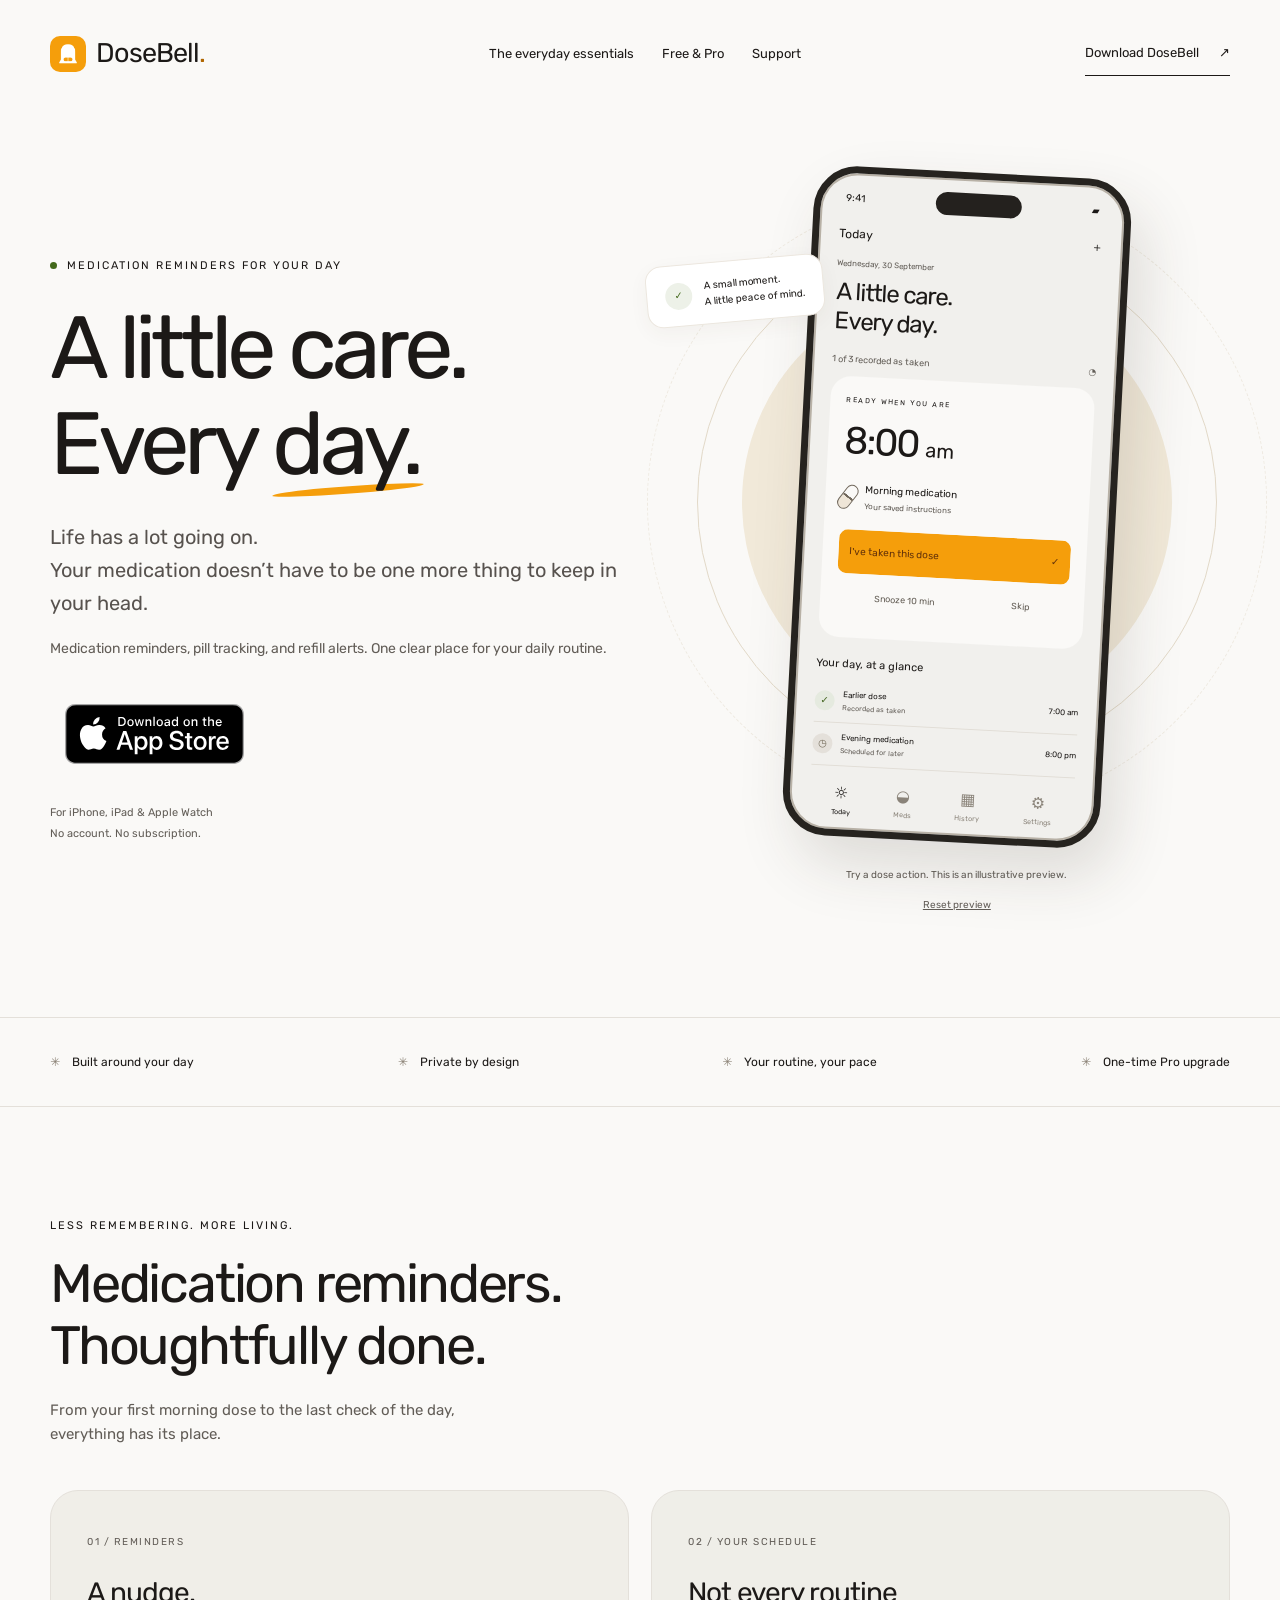
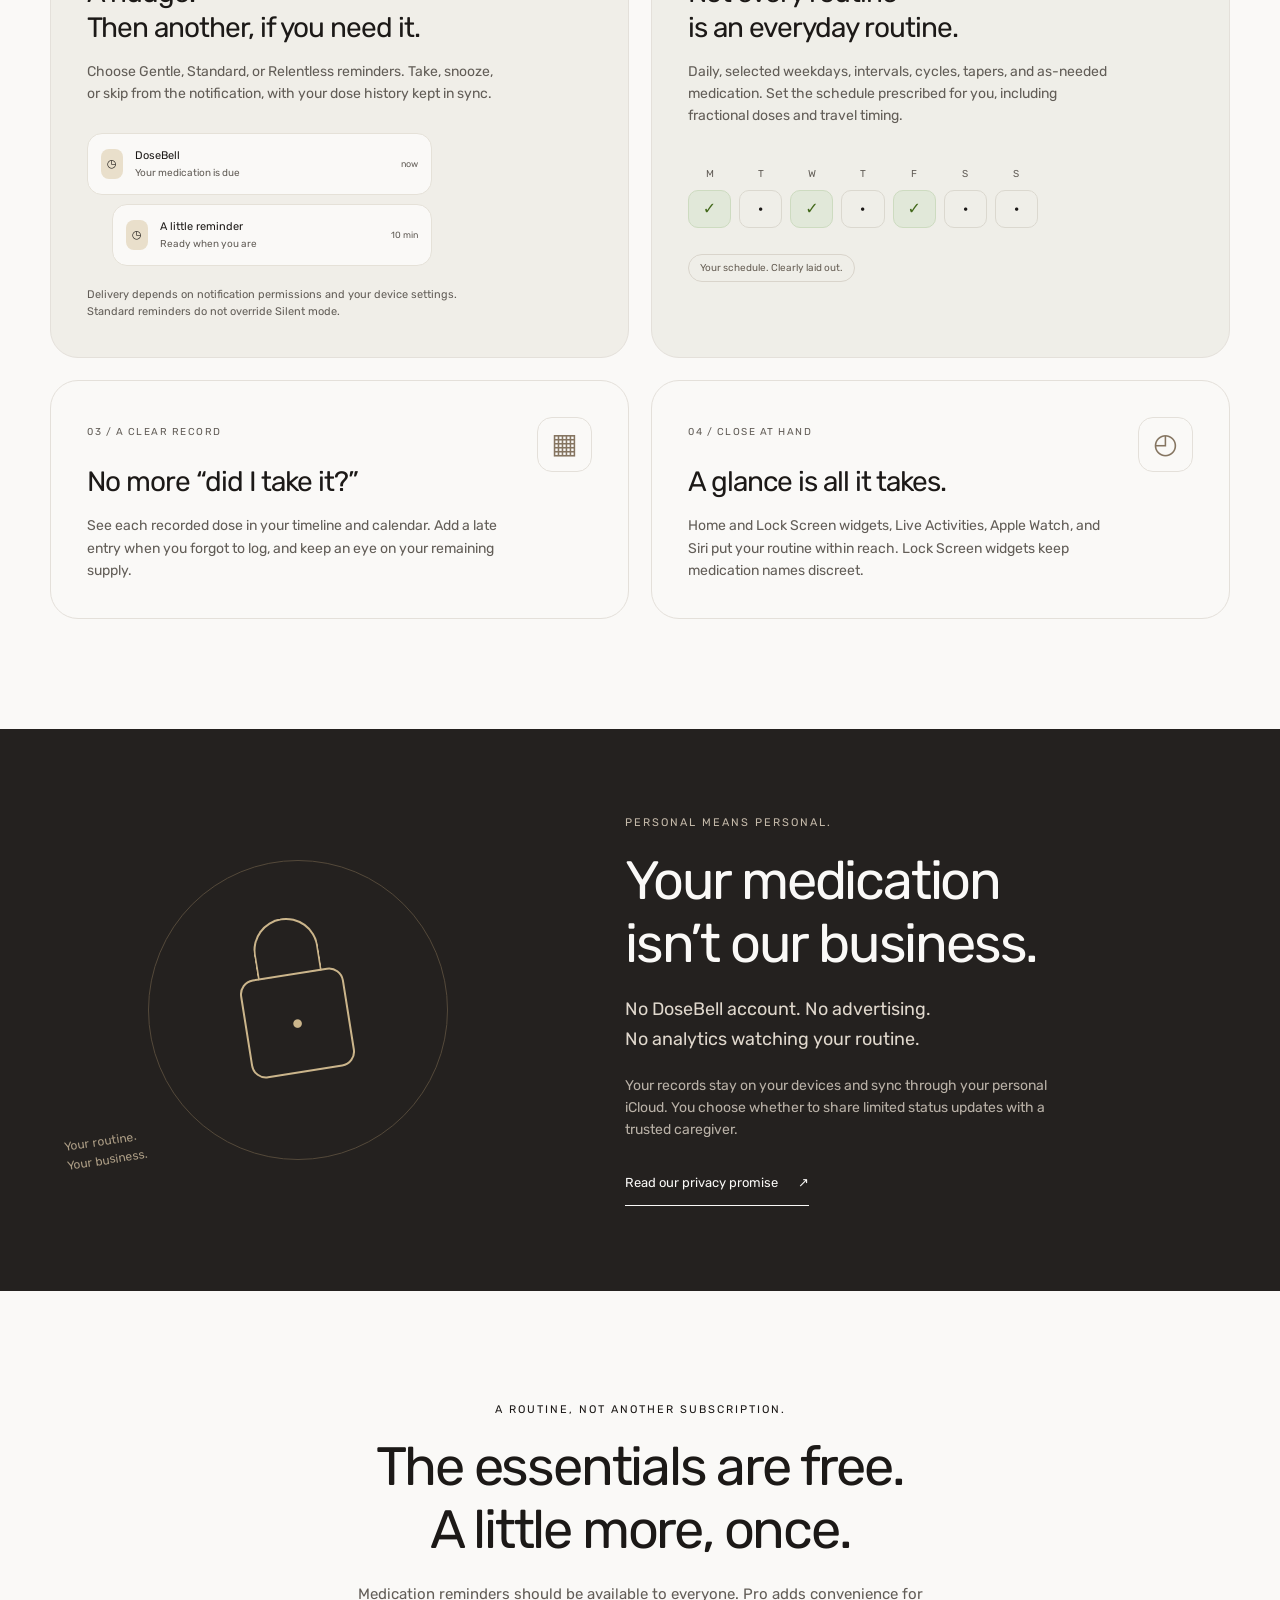
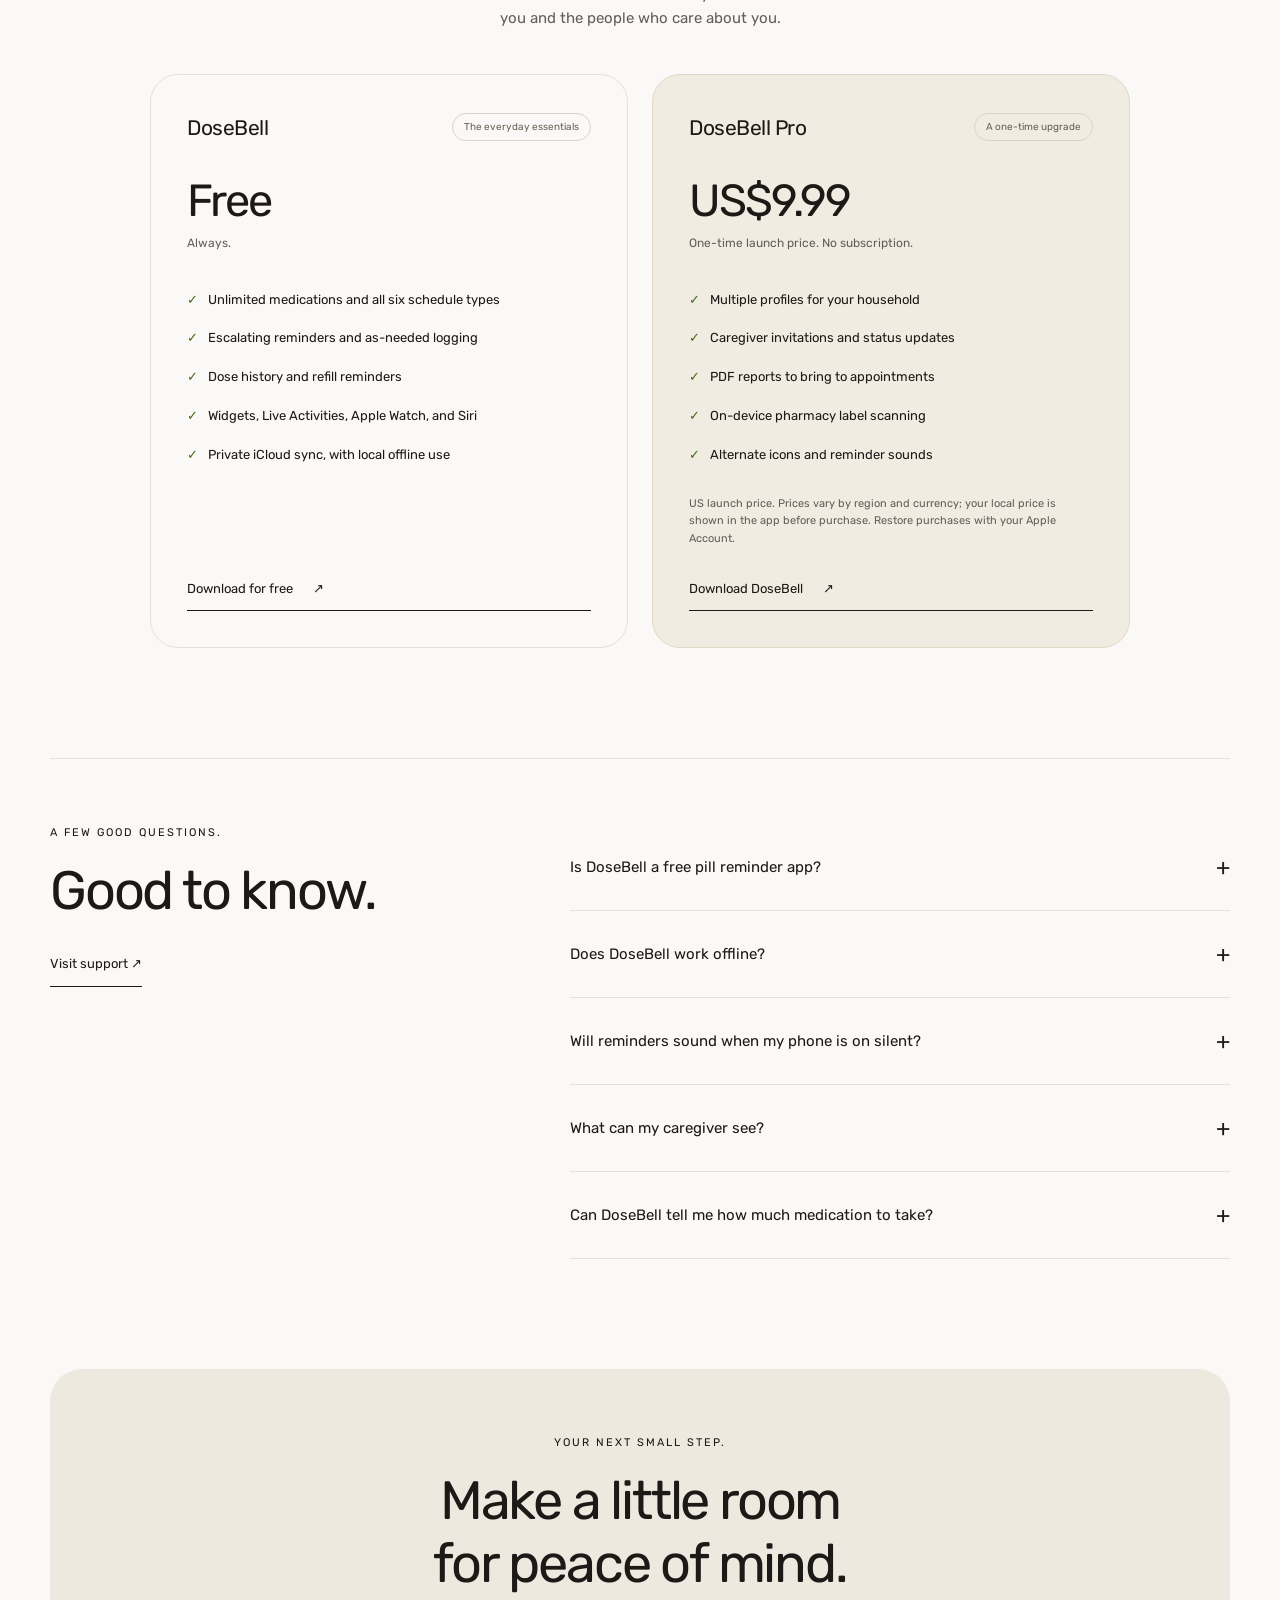
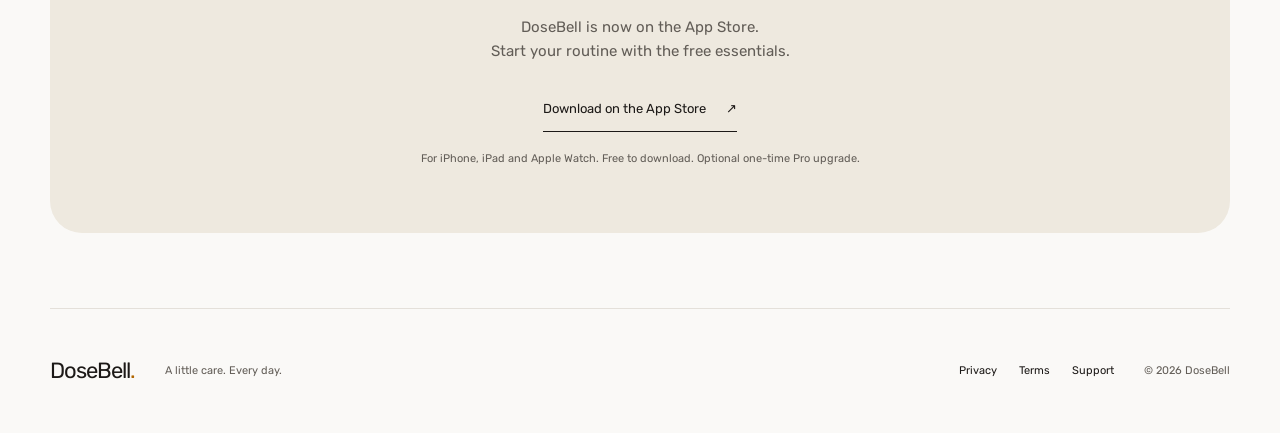
<file: index.html>
<!doctype html>
<html lang="en">
  <head>
    <meta charset="utf-8" />
    <meta name="viewport" content="width=device-width,initial-scale=1" />
    <title>DoseBell — Medication &amp; Pill Reminders for iPhone</title>
    <meta name="description" content="Medication reminders, pill tracking and refill alerts for iPhone, iPad and Apple Watch. Free essentials. One-time Pro upgrade." />
    <link rel="canonical" href="https://dosebell.app/" />
    <meta name="apple-itunes-app" content="app-id=6817605318" />
    <meta name="theme-color" content="#faf9f7" />
    <meta property="og:title" content="DoseBell — Medication &amp; Pill Reminders for iPhone" />
    <meta property="og:description" content="Medication reminders, pill tracking and refill alerts for iPhone, iPad and Apple Watch. Free essentials. One-time Pro upgrade." />
    <meta property="og:type" content="website" />
    <meta property="og:url" content="https://dosebell.app/" />
    <meta
      property="og:image"
      content="https://dosebell.app/images/og-image.png"
    />
    <meta name="twitter:card" content="summary_large_image" />
    <link rel="icon" href="/images/favicon.ico" />
    <link rel="apple-touch-icon" href="/images/apple-touch-icon.png" />
    <link
      rel="preload"
      href="/fonts/Rubik-VariableFont_wght.woff2"
      as="font"
      type="font/woff2"
      crossorigin
    />
    <link rel="stylesheet" href="/styles.css" />
    <script defer src="/site.js"></script>
    <script type="application/ld+json">
      {
        "@context": "https://schema.org",
        "@graph": [
          {
            "@type": "WebSite",
            "@id": "https://dosebell.app/#website",
            "name": "DoseBell",
            "alternateName": "DoseBell: Meds & Reminders",
            "url": "https://dosebell.app/",
            "inLanguage": "en-AU",
            "about": {
              "@id": "https://dosebell.app/#app"
            }
          },
          {
            "@type": "SoftwareApplication",
            "@id": "https://dosebell.app/#app",
            "name": "DoseBell: Meds & Reminders",
            "alternateName": "DoseBell",
            "operatingSystem": "iOS 16.1+, iPadOS 16.1+, watchOS 9.1+",
            "applicationCategory": "HealthApplication",
            "description": "Medication reminders, pill tracking and refill alerts for iPhone, iPad and Apple Watch. Free essentials. One-time Pro upgrade.",
            "url": "https://dosebell.app/",
            "image": "https://dosebell.app/images/appstore-icon-1024.png",
            "downloadUrl": "https://apps.apple.com/app/id6817605318",
            "featureList": [
              "Medication reminders",
              "Pill and dose tracking",
              "Flexible medication schedules",
              "Refill tracking",
              "Private iCloud sync",
              "Apple Watch companion",
              "Optional caregiver sharing with Pro"
            ],
            "isAccessibleForFree": true
          }
        ]
      }
    </script>
    <meta property="og:site_name" content="DoseBell" />
    <meta property="og:locale" content="en_AU" />
    <meta property="og:image:width" content="1200" />
    <meta property="og:image:height" content="630" />
    <meta property="og:image:alt" content="DoseBell — medication reminders and dose tracking" />
    <meta name="twitter:title" content="DoseBell — Medication &amp; Pill Reminders for iPhone" />
    <meta name="twitter:description" content="Medication reminders, pill tracking and refill alerts for iPhone, iPad and Apple Watch. Free essentials. One-time Pro upgrade." />
    <meta name="twitter:image" content="https://dosebell.app/images/og-image.png" />
    <meta name="twitter:image:alt" content="DoseBell — medication reminders and dose tracking" />
  </head>
  <body>
    <a class="skip" href="#main">Skip to content</a>
    <header class="site-header wrap">
      <a class="brand" href="/" aria-label="DoseBell home"
        ><img
          src="/images/appstore-icon-1024.png"
          width="36"
          height="36"
          alt=""
        /><span>DoseBell<span class="brand-dot">.</span></span></a
      >
      <nav aria-label="Main navigation">
        <a href="#features">The everyday essentials</a
        ><a href="#pricing">Free & Pro</a><a href="/support/">Support</a>
      </nav>
      <a class="text-link" href="https://apps.apple.com/app/id6817605318"
        >Download DoseBell <span aria-hidden="true">↗</span></a
      >
    </header>
    <main id="main">
      <section class="hero wrap" aria-labelledby="hero-title">
        <div class="hero-copy">
          <p class="eyebrow">
            <span class="status-dot"></span> Medication reminders for your day
          </p>
          <h1 id="hero-title">
            A little care.<br />Every <span class="underline">day.</span>
          </h1>
          <p class="lead">
            Life has a lot going on.<br />Your medication doesn’t have to be one
            more thing to keep in your head.
          </p>
          <p class="intro">
            Medication reminders, pill tracking, and refill alerts.
            One clear place for your daily routine.
          </p>
          <a class="app-store-badge" href="https://apps.apple.com/app/id6817605318">
            <img src="/images/app-store-badge.svg" width="180" height="60" alt="Download on the App Store" />
          </a>
          <div class="hero-notes">
            <span>For iPhone, iPad & Apple Watch</span
            ><span>No account. No subscription.</span>
          </div>
        </div>
        <div class="product-scene">
          <div class="orbit orbit-one"></div>
          <div class="orbit orbit-two"></div>
          <div class="floating-note">
            <span class="note-icon" aria-hidden="true">✓</span
            ><span
              >A small moment.<br /><strong
                >A little peace of mind.</strong
              ></span
            >
          </div>
          <div class="phone" aria-label="Interactive DoseBell preview">
            <div class="phone-top">
              <span>9:41</span><span class="island"></span
              ><span aria-hidden="true">▰</span>
            </div>
            <div class="phone-content">
              <div class="app-nav">
                <strong>Today</strong><span aria-hidden="true">＋</span>
              </div>
              <p class="app-date">Wednesday, 30 September</p>
              <h2>A little care.<br />Every day.</h2>
              <div class="app-progress">
                <span id="preview-progress">1 of 3 recorded as taken</span
                ><span aria-hidden="true">◔</span>
              </div>
              <div class="dose-card">
                <span class="eyebrow" id="preview-label"
                  >Ready when you are</span
                >
                <div class="dose-time">8:00 <span>am</span></div>
                <div class="dose-name">
                  <span class="pill-symbol" aria-hidden="true"></span>
                  <div>
                    <strong>Morning medication</strong
                    ><small>Your saved instructions</small>
                  </div>
                </div>
                <button
                  class="button primary demo-take"
                  id="demo-take"
                  type="button"
                >
                  I've taken this dose <span aria-hidden="true">✓</span>
                </button>
                <div class="demo-actions">
                  <button type="button" id="demo-snooze">Snooze 10 min</button
                  ><button type="button" id="demo-skip">Skip</button>
                </div>
              </div>
              <h3>Your day, at a glance</h3>
              <div class="timeline-row">
                <span class="taken-icon" aria-hidden="true">✓</span>
                <div>
                  <strong>Earlier dose</strong><small>Recorded as taken</small>
                </div>
                <time>7:00 am</time>
              </div>
              <div class="timeline-row">
                <span class="later-icon" aria-hidden="true">◷</span>
                <div>
                  <strong>Evening medication</strong
                  ><small>Scheduled for later</small>
                </div>
                <time>8:00 pm</time>
              </div>
              <div class="app-tabs" aria-hidden="true">
                <span class="active">☼<small>Today</small></span
                ><span>◒<small>Meds</small></span
                ><span>▦<small>History</small></span
                ><span>⚙<small>Settings</small></span>
              </div>
            </div>
          </div>
          <div class="preview-caption">
            <span id="preview-message" role="status" aria-live="polite"
              >Try a dose action. This is an illustrative preview.</span
            ><button id="demo-reset" type="button">Reset preview</button>
          </div>
        </div>
      </section>
      <div class="principles">
        <div class="wrap">
          <span>Built around your day</span><span>Private by design</span
          ><span>Your routine, your pace</span
          ><span>One-time Pro upgrade</span>
        </div>
      </div>
      <section class="section wrap" id="features">
        <div class="section-heading">
          <p class="eyebrow">Less remembering. More living.</p>
          <h2>Medication reminders.<br />Thoughtfully done.</h2>
          <p>
            From your first morning dose to the last check of the day,
            everything has its place.
          </p>
        </div>
        <div class="features-grid">
          <article class="feature-card reminder-feature">
            <span class="feature-number">01 / REMINDERS</span>
            <h3>A nudge.<br />Then another, if you need it.</h3>
            <p>
              Choose Gentle, Standard, or Relentless reminders. Take, snooze, or
              skip from the notification, with your dose history kept in sync.
            </p>
            <div class="reminder-stack" aria-hidden="true">
              <div>
                <span>◷</span
                ><strong>DoseBell<small>Your medication is due</small></strong
                ><small>now</small>
              </div>
              <div>
                <span>◷</span
                ><strong
                  >A little reminder<small>Ready when you are</small></strong
                ><small>10 min</small>
              </div>
            </div>
            <p class="fine-print">
              Delivery depends on notification permissions and your device
              settings. Standard reminders do not override Silent mode.
            </p>
          </article>
          <article class="feature-card schedule-feature">
            <span class="feature-number">02 / YOUR SCHEDULE</span>
            <h3>Not every routine<br />is an everyday routine.</h3>
            <p>
              Daily, selected weekdays, intervals, cycles, tapers, and as-needed
              medication. Set the schedule prescribed for you, including
              fractional doses and travel timing.
            </p>
            <div class="week-grid" aria-hidden="true">
              <span>M</span><span>T</span><span>W</span><span>T</span
              ><span>F</span><span>S</span><span>S</span><b>✓</b><i>·</i><b>✓</b
              ><i>·</i><b>✓</b><i>·</i><i>·</i>
            </div>
            <span class="tag">Your schedule. Clearly laid out.</span>
          </article>
          <article class="feature-card">
            <span class="feature-number">03 / A CLEAR RECORD</span>
            <div class="feature-glyph" aria-hidden="true">▦</div>
            <h3>No more “did I take it?”</h3>
            <p>
              See each recorded dose in your timeline and calendar. Add a late
              entry when you forgot to log, and keep an eye on your remaining
              supply.
            </p>
          </article>
          <article class="feature-card">
            <span class="feature-number">04 / CLOSE AT HAND</span>
            <div class="feature-glyph" aria-hidden="true">◴</div>
            <h3>A glance is all it takes.</h3>
            <p>
              Home and Lock Screen widgets, Live Activities, Apple Watch, and
              Siri put your routine within reach. Lock Screen widgets keep
              medication names discreet.
            </p>
          </article>
        </div>
      </section>
      <section class="privacy-section">
        <div class="wrap privacy-grid">
          <div class="privacy-art" aria-hidden="true">
            <div class="lock-body">
              <div class="lock-loop"></div>
              <span>•</span>
            </div>
            <span class="privacy-orbit"></span
            ><small>Your routine.<br />Your business.</small>
          </div>
          <div>
            <p class="eyebrow">Personal means personal.</p>
            <h2>Your medication<br />isn’t our business.</h2>
            <p class="lead">
              No DoseBell account. No advertising.<br />No analytics watching
              your routine.
            </p>
            <p>
              Your records stay on your devices and sync through your personal
              iCloud. You choose whether to share limited status updates with a
              trusted caregiver.
            </p>
            <a class="text-link" href="/privacy/"
              >Read our privacy promise <span aria-hidden="true">↗</span></a
            >
          </div>
        </div>
      </section>
      <section class="section wrap" id="pricing">
        <div class="section-heading centered">
          <p class="eyebrow">A routine, not another subscription.</p>
          <h2>The essentials are free.<br />A little more, once.</h2>
          <p>
            Medication reminders should be available to everyone. Pro adds
            convenience for you and the people who care about you.
          </p>
        </div>
        <div class="pricing-grid">
          <article class="price-card">
            <div class="price-heading">
              <h3>DoseBell</h3>
              <span class="tag">The everyday essentials</span>
            </div>
            <div class="price">Free<span>Always.</span></div>
            <ul>
              <li>Unlimited medications and all six schedule types</li>
              <li>Escalating reminders and as-needed logging</li>
              <li>Dose history and refill reminders</li>
              <li>Widgets, Live Activities, Apple Watch, and Siri</li>
              <li>Private iCloud sync, with local offline use</li>
            </ul>
            <a class="text-link" href="https://apps.apple.com/app/id6817605318"
              >Download for free <span aria-hidden="true">↗</span></a
            >
          </article>
          <article class="price-card pro-card">
            <div class="price-heading">
              <h3>DoseBell Pro</h3>
              <span class="tag">A one-time upgrade</span>
            </div>
            <div class="price">US$9.99<span>One-time launch price. No subscription.</span></div>
            <ul>
              <li>Multiple profiles for your household</li>
              <li>Caregiver invitations and status updates</li>
              <li>PDF reports to bring to appointments</li>
              <li>On-device pharmacy label scanning</li>
              <li>Alternate icons and reminder sounds</li>
            </ul>
            <p class="fine-print">
              US launch price. Prices vary by region and currency; your local price is shown in the app before purchase. Restore
              purchases with your Apple Account.
            </p>
            <a class="text-link" href="https://apps.apple.com/app/id6817605318"
              >Download DoseBell <span aria-hidden="true">↗</span></a
            >
          </article>
        </div>
      </section>
      <section class="section wrap faq-section">
        <div>
          <p class="eyebrow">A few good questions.</p>
          <h2>Good to know.</h2>
          <a class="text-link" href="/support/">Visit support ↗</a>
        </div>
        <div class="faq-list">
          <details>
            <summary>Is DoseBell a free pill reminder app?</summary>
            <p>
              Medication reminders, all schedule types, dose history,
              refill tracking, widgets, and Apple Watch support are free.
              DoseBell Pro adds profiles, caregiver sharing, PDF reports, label
              scanning, and personalisation with a one-time purchase.
            </p>
          </details>
          <details>
            <summary>Does DoseBell work offline?</summary>
            <p>
              Yes. You can add medications, log doses, and receive
              already-scheduled reminders without a connection. iCloud sync,
              purchases, and caregiver updates need connectivity. Open the app
              regularly to refresh its reminder schedule.
            </p>
          </details>
          <details>
            <summary>Will reminders sound when my phone is on silent?</summary>
            <p>
              Standard reminders respect Silent mode. Time-sensitive
              notifications can appear through some Focus settings when you
              allow them. Critical Alerts require a separate Apple entitlement
              and your permission; they are not available in this release.
            </p>
          </details>
          <details>
            <summary>What can my caregiver see?</summary>
            <p>
              Only the status updates you choose to share through an invitation:
              today’s progress, weekly adherence, and missed-dose updates.
              Medication names are optional. Your full medication database stays private. Updates can
              be delayed when devices are offline or inactive.
            </p>
          </details>
          <details>
            <summary>Can DoseBell tell me how much medication to take?</summary>
            <p>
              No. DoseBell records your prescribed schedule and your entries. It
              does not provide dosage advice or check interactions. Follow your
              prescriber’s instructions.
            </p>
          </details>
        </div>
      </section>
      <section class="availability wrap" id="availability">
        <p class="eyebrow">Your next small step.</p>
        <h2>Make a little room<br />for peace of mind.</h2>
        <p>
          DoseBell is now on the App Store.<br />Start your routine with the free essentials.
        </p>
        <a
          class="text-link"
          href="https://apps.apple.com/app/id6817605318"
          >Download on the App Store <span aria-hidden="true">↗</span></a
        ><small
          >For iPhone, iPad and Apple Watch. Free to download. Optional one-time Pro upgrade.</small
        >
      </section>
    </main>
    <footer class="wrap">
      <a class="brand" href="/">DoseBell<span class="brand-dot">.</span></a>
      <p>A little care. Every day.</p>
      <nav aria-label="Footer">
        <a href="/privacy/">Privacy</a><a href="/terms/">Terms</a
        ><a href="/support/">Support</a>
      </nav>
      <small>© 2026 DoseBell</small>
    </footer>
  </body>
</html>
</file>
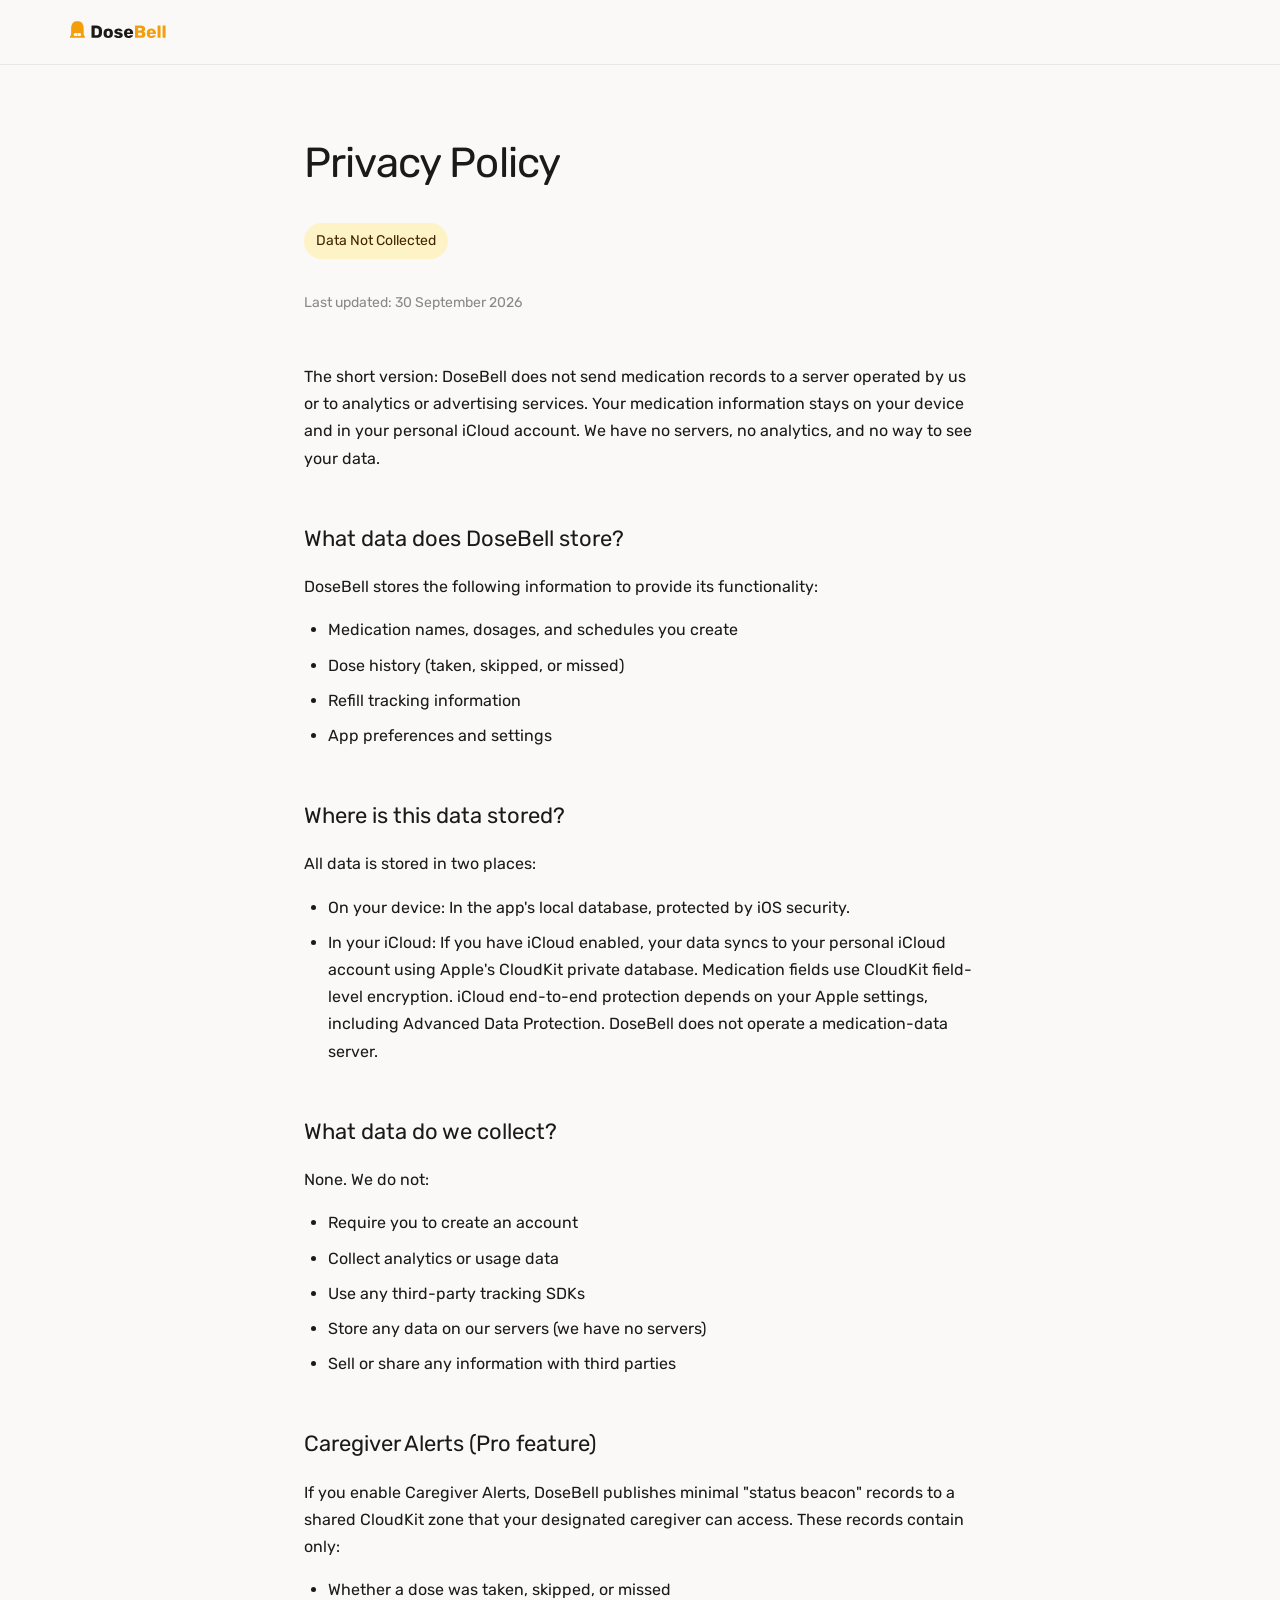
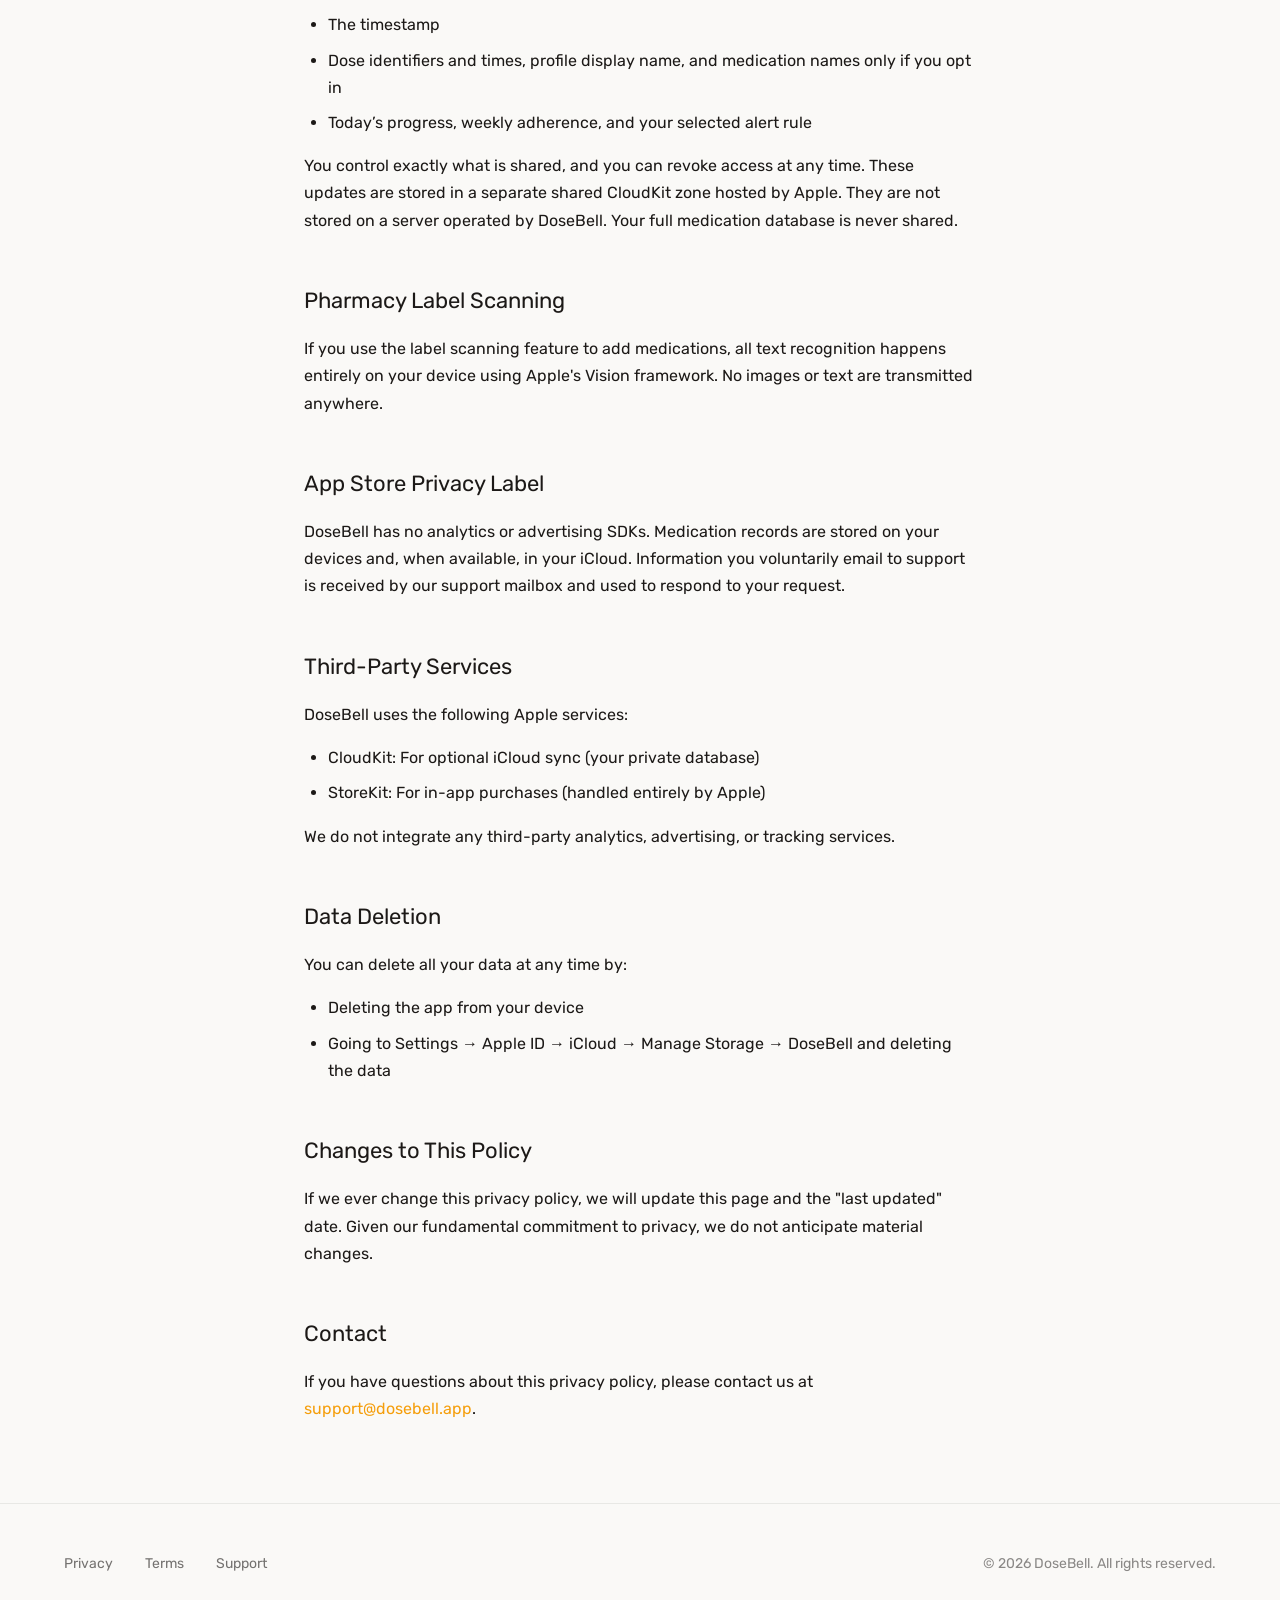
<file: privacy/index.html>
<!DOCTYPE html>
<html lang="en">
<head>
    <meta charset="UTF-8">
    <meta name="viewport" content="width=device-width, initial-scale=1.0">
    <title>DoseBell Privacy Policy — Medication Data &amp; iCloud</title>
    <meta name="description" content="Learn how DoseBell stores medication records, uses private iCloud sync and shares optional caregiver updates. No advertising or analytics in the app." />
    <meta name="robots" content="index, follow">
    <link rel="canonical" href="https://dosebell.app/privacy/">

    <!-- Open Graph -->
    <meta property="og:title" content="DoseBell Privacy Policy — Medication Data &amp; iCloud" />
    <meta property="og:description" content="Learn how DoseBell stores medication records, uses private iCloud sync and shares optional caregiver updates. No advertising or analytics in the app." />
    <meta property="og:type" content="website">
    <meta property="og:url" content="https://dosebell.app/privacy/">

    <!-- Favicons -->
    <link rel="icon" type="image/x-icon" href="/images/favicon.ico">
    <link rel="icon" type="image/png" sizes="32x32" href="/images/favicon-32.png">
    <link rel="icon" type="image/png" sizes="16x16" href="/images/favicon-16.png">
    <link rel="apple-touch-icon" sizes="180x180" href="/images/apple-touch-icon.png">
    <meta name="theme-color" content="#F59E0B">

    <style>
        /* Rubik Variable Font */
        @font-face {
            font-family: 'Rubik';
            src: url('/fonts/Rubik-VariableFont_wght.woff2') format('woff2');
            font-weight: 300 900;
            font-style: normal;
            font-display: swap;
        }

        :root {
            --amber: #F59E0B;
            --amber-light: #FEF3C7;
            --amber-900: #412402;
            --ink: #1C1917;
            --paper: #FAF9F7;
            --paper-dark: #F5F4F2;
            --font-family: 'Rubik', -apple-system, BlinkMacSystemFont, 'Segoe UI', sans-serif;
            --space-sm: 8px;
            --space-md: 16px;
            --space-lg: 24px;
            --space-xl: 32px;
            --space-2xl: 48px;
            --space-3xl: 64px;
            --radius-md: 12px;
        }

        *, *::before, *::after {
            box-sizing: border-box;
            margin: 0;
            padding: 0;
        }

        html {
            scroll-behavior: smooth;
        }

        body {
            font-family: var(--font-family);
            font-weight: 400;
            font-size: 16px;
            line-height: 1.7;
            color: var(--ink);
            background-color: var(--paper);
            -webkit-font-smoothing: antialiased;
        }

        a {
            color: var(--amber);
            text-decoration: none;
        }

        a:hover {
            text-decoration: underline;
        }

        .container {
            max-width: 720px;
            margin: 0 auto;
            padding: 0 var(--space-lg);
        }

        /* Navigation */
        nav {
            position: fixed;
            top: 0;
            left: 0;
            right: 0;
            z-index: 100;
            background: rgba(250, 249, 247, 0.9);
            backdrop-filter: blur(12px);
            border-bottom: 1px solid rgba(28, 25, 23, 0.08);
        }

        .nav-inner {
            display: flex;
            align-items: center;
            justify-content: space-between;
            height: 64px;
            max-width: 1200px;
            margin: 0 auto;
            padding: 0 var(--space-lg);
        }

        .logo {
            display: flex;
            align-items: center;
        }

        .logo img {
            height: 32px;
            width: auto;
        }

        /* Content */
        .content {
            padding: calc(64px + var(--space-3xl)) 0 var(--space-3xl);
        }

        h1 {
            font-size: clamp(32px, 5vw, 42px);
            font-weight: 700;
            margin-bottom: var(--space-lg);
            letter-spacing: -0.02em;
        }

        h2 {
            font-size: 22px;
            font-weight: 600;
            margin-top: var(--space-2xl);
            margin-bottom: var(--space-md);
        }

        p {
            margin-bottom: var(--space-md);
        }

        ul {
            margin-bottom: var(--space-md);
            padding-left: var(--space-lg);
        }

        li {
            margin-bottom: var(--space-sm);
        }

        .badge {
            display: inline-block;
            background: var(--amber-light);
            color: var(--amber-900);
            font-size: 14px;
            font-weight: 600;
            padding: 6px 12px;
            border-radius: 100px;
            margin-bottom: var(--space-xl);
        }

        .last-updated {
            color: var(--ink);
            opacity: 0.5;
            font-size: 14px;
            margin-bottom: var(--space-2xl);
        }

        /* Footer */
        footer {
            padding: var(--space-2xl) 0;
            border-top: 1px solid rgba(28, 25, 23, 0.08);
        }

        .footer-inner {
            display: flex;
            align-items: center;
            justify-content: space-between;
            flex-wrap: wrap;
            gap: var(--space-lg);
            max-width: 1200px;
            margin: 0 auto;
            padding: 0 var(--space-lg);
        }

        .footer-links {
            display: flex;
            gap: var(--space-xl);
        }

        .footer-links a {
            font-size: 14px;
            color: var(--ink);
            opacity: 0.6;
        }

        .footer-links a:hover {
            opacity: 1;
            text-decoration: none;
        }

        .footer-copyright {
            font-size: 14px;
            color: var(--ink);
            opacity: 0.5;
        }

        @media (max-width: 600px) {
            .footer-inner {
                flex-direction: column;
                text-align: center;
            }
        }
    </style>
    <meta property="og:site_name" content="DoseBell" />
    <meta property="og:locale" content="en_AU" />
    <meta property="og:image" content="https://dosebell.app/images/og-image.png" />
    <meta property="og:image:width" content="1200" />
    <meta property="og:image:height" content="630" />
    <meta property="og:image:alt" content="DoseBell — medication reminders and dose tracking" />
    <meta name="twitter:card" content="summary_large_image" />
    <meta name="twitter:title" content="DoseBell Privacy Policy — Medication Data &amp; iCloud" />
    <meta name="twitter:description" content="Learn how DoseBell stores medication records, uses private iCloud sync and shares optional caregiver updates. No advertising or analytics in the app." />
    <meta name="twitter:image" content="https://dosebell.app/images/og-image.png" />
    <meta name="twitter:image:alt" content="DoseBell — medication reminders and dose tracking" />
</head>
<body>
    <nav>
        <div class="nav-inner">
            <a href="/" class="logo">
                <img src="/images/logo.svg" alt="DoseBell">
            </a>
        </div>
    </nav>

    <main class="content">
        <div class="container">
            <h1>Privacy Policy</h1>
            <span class="badge">Data Not Collected</span>
            <p class="last-updated">Last updated: 30 September 2026</p>

            <p><strong>The short version:</strong> DoseBell does not send medication records to a server operated by us or to analytics or advertising services. Your medication information stays on your device and in your personal iCloud account. We have no servers, no analytics, and no way to see your data.</p>

            <h2>What data does DoseBell store?</h2>
            <p>DoseBell stores the following information to provide its functionality:</p>
            <ul>
                <li>Medication names, dosages, and schedules you create</li>
                <li>Dose history (taken, skipped, or missed)</li>
                <li>Refill tracking information</li>
                <li>App preferences and settings</li>
            </ul>

            <h2>Where is this data stored?</h2>
            <p>All data is stored in two places:</p>
            <ul>
                <li><strong>On your device:</strong> In the app's local database, protected by iOS security.</li>
                <li><strong>In your iCloud:</strong> If you have iCloud enabled, your data syncs to your personal iCloud account using Apple's CloudKit private database. Medication fields use CloudKit field-level encryption. iCloud end-to-end protection depends on your Apple settings, including Advanced Data Protection. DoseBell does not operate a medication-data server.</li>
            </ul>

            <h2>What data do we collect?</h2>
            <p><strong>None.</strong> We do not:</p>
            <ul>
                <li>Require you to create an account</li>
                <li>Collect analytics or usage data</li>
                <li>Use any third-party tracking SDKs</li>
                <li>Store any data on our servers (we have no servers)</li>
                <li>Sell or share any information with third parties</li>
            </ul>

            <h2>Caregiver Alerts (Pro feature)</h2>
            <p>If you enable Caregiver Alerts, DoseBell publishes minimal "status beacon" records to a shared CloudKit zone that your designated caregiver can access. These records contain only:</p>
            <ul>
                <li>Whether a dose was taken, skipped, or missed</li>
                <li>The timestamp</li>
                <li>Dose identifiers and times, profile display name, and medication names only if you opt in</li>
                <li>Today’s progress, weekly adherence, and your selected alert rule</li>
            </ul>
            <p>You control exactly what is shared, and you can revoke access at any time. These updates are stored in a separate shared CloudKit zone hosted by Apple. They are not stored on a server operated by DoseBell. Your full medication database is never shared.</p>

            <h2>Pharmacy Label Scanning</h2>
            <p>If you use the label scanning feature to add medications, all text recognition happens entirely on your device using Apple's Vision framework. No images or text are transmitted anywhere.</p>

            <h2>App Store Privacy Label</h2>
            <p>DoseBell has no analytics or advertising SDKs. Medication records are stored on your devices and, when available, in your iCloud. Information you voluntarily email to support is received by our support mailbox and used to respond to your request.</p>

            <h2>Third-Party Services</h2>
            <p>DoseBell uses the following Apple services:</p>
            <ul>
                <li><strong>CloudKit:</strong> For optional iCloud sync (your private database)</li>
                <li><strong>StoreKit:</strong> For in-app purchases (handled entirely by Apple)</li>
            </ul>
            <p>We do not integrate any third-party analytics, advertising, or tracking services.</p>

            <h2>Data Deletion</h2>
            <p>You can delete all your data at any time by:</p>
            <ul>
                <li>Deleting the app from your device</li>
                <li>Going to Settings → Apple ID → iCloud → Manage Storage → DoseBell and deleting the data</li>
            </ul>

            <h2>Changes to This Policy</h2>
            <p>If we ever change this privacy policy, we will update this page and the "last updated" date. Given our fundamental commitment to privacy, we do not anticipate material changes.</p>

            <h2>Contact</h2>
            <p>If you have questions about this privacy policy, please contact us at <a href="mailto:support@dosebell.app">support@dosebell.app</a>.</p>
        </div>
    </main>

    <footer>
        <div class="footer-inner">
            <div class="footer-links">
                <a href="/privacy/">Privacy</a>
                <a href="/terms/">Terms</a>
                <a href="/support/">Support</a>
            </div>
            <div class="footer-copyright">
                © 2026 DoseBell. All rights reserved.
            </div>
        </div>
    </footer>
</body>
</html>
</file>
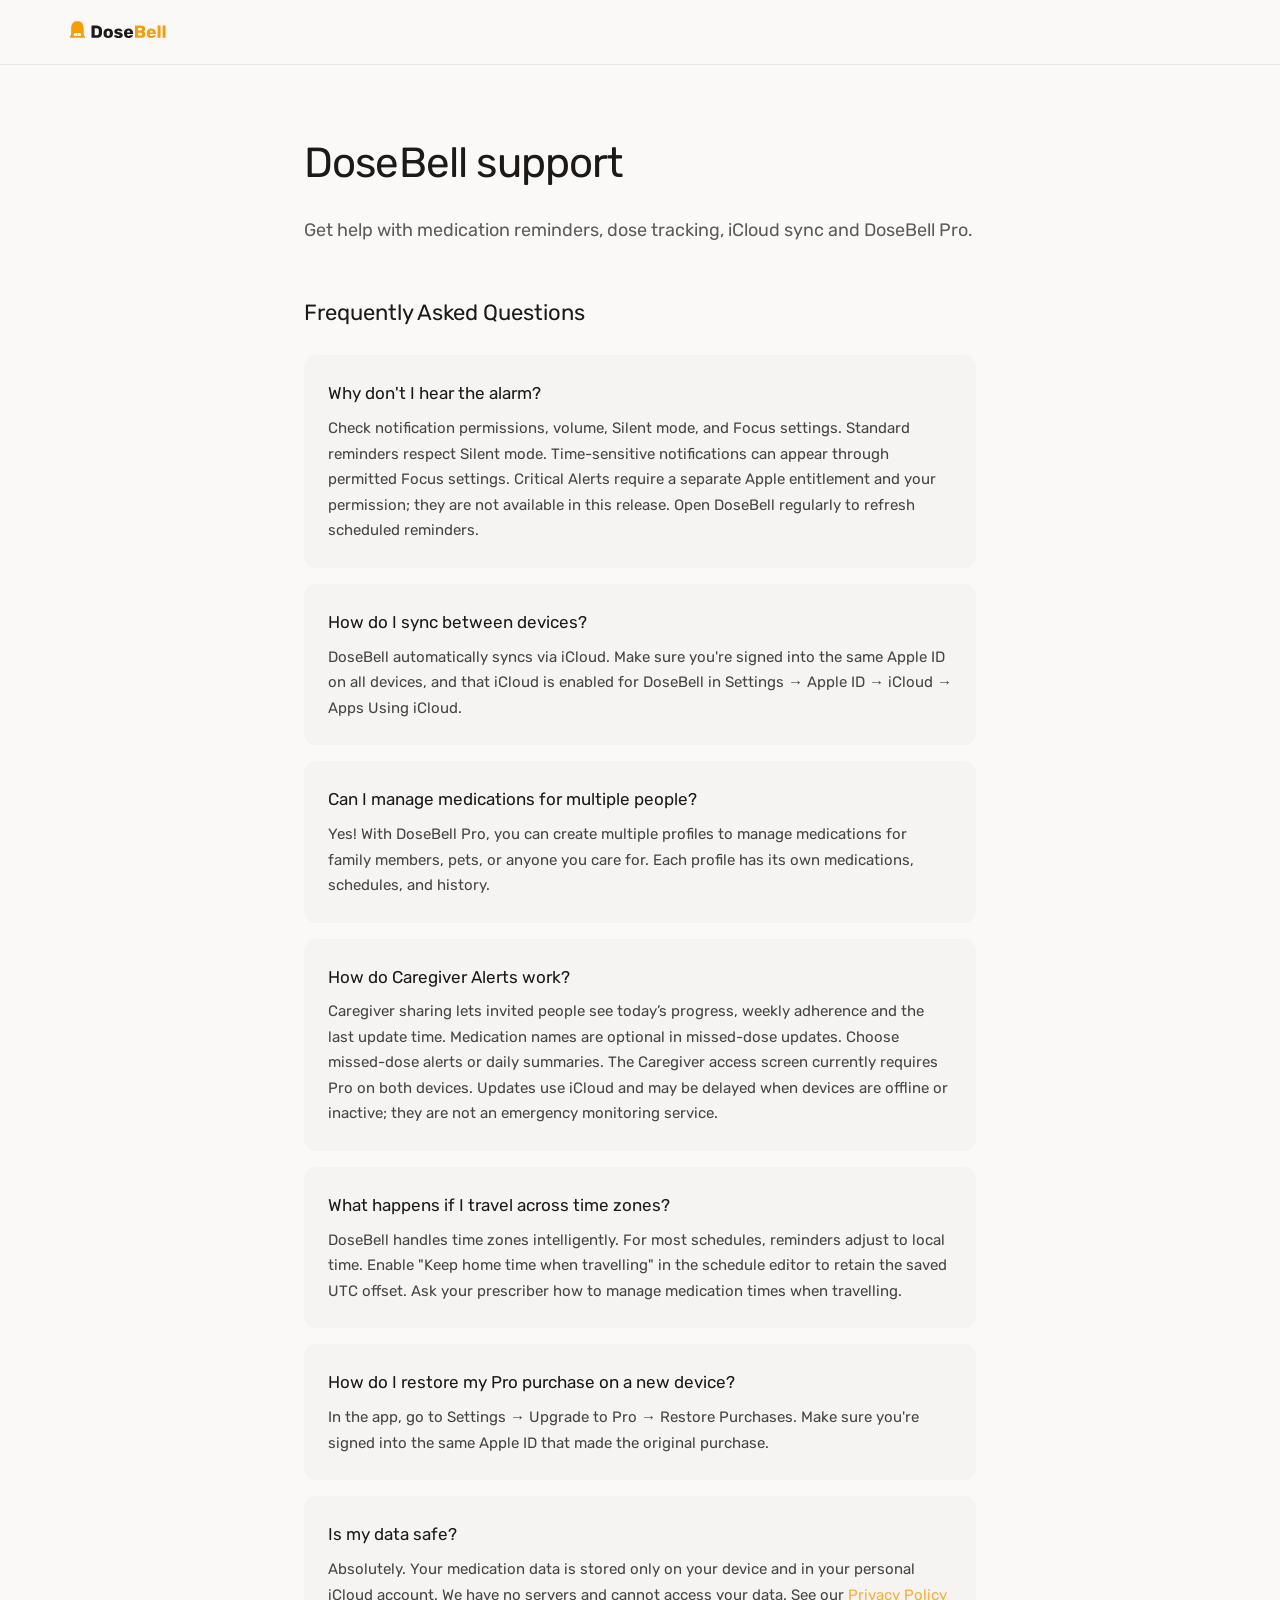
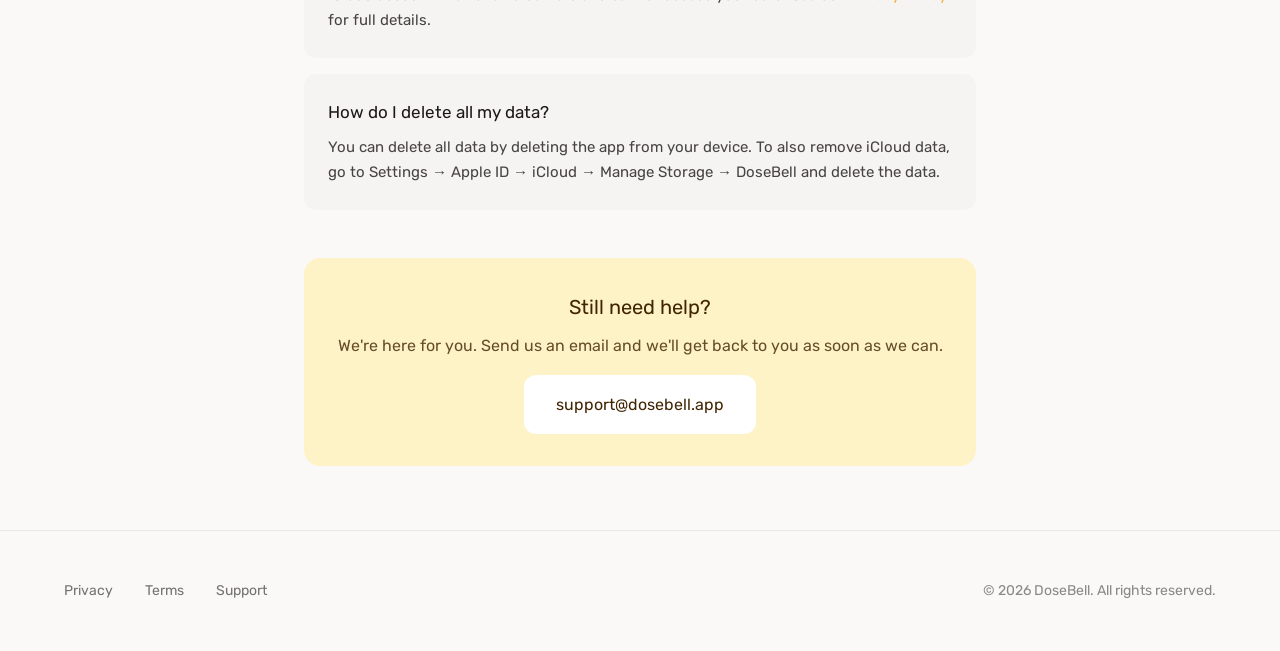
<file: support/index.html>
<!DOCTYPE html>
<html lang="en">
<head>
    <meta charset="UTF-8">
    <meta name="viewport" content="width=device-width, initial-scale=1.0">
    <title>DoseBell Support — Medication Reminders &amp; iCloud Help</title>
    <meta name="description" content="Get help with DoseBell medication reminders, iCloud sync, caregiver sharing and restoring Pro. Contact support@dosebell.app." />
    <meta name="robots" content="index, follow">
    <link rel="canonical" href="https://dosebell.app/support/">

    <!-- Open Graph -->
    <meta property="og:title" content="DoseBell Support — Medication Reminders &amp; iCloud Help" />
    <meta property="og:description" content="Get help with DoseBell medication reminders, iCloud sync, caregiver sharing and restoring Pro. Contact support@dosebell.app." />
    <meta property="og:type" content="website">
    <meta property="og:url" content="https://dosebell.app/support/">

    <!-- Favicons -->
    <link rel="icon" type="image/x-icon" href="/images/favicon.ico">
    <link rel="icon" type="image/png" sizes="32x32" href="/images/favicon-32.png">
    <link rel="icon" type="image/png" sizes="16x16" href="/images/favicon-16.png">
    <link rel="apple-touch-icon" sizes="180x180" href="/images/apple-touch-icon.png">
    <meta name="theme-color" content="#F59E0B">

    <!-- FAQ Schema -->
    <script type="application/ld+json">
{
    "@context": "https://schema.org",
    "@type": "FAQPage",
    "@id": "https://dosebell.app/support/#faq",
    "url": "https://dosebell.app/support/",
    "name": "DoseBell support",
    "isPartOf": {
        "@id": "https://dosebell.app/#website"
    },
    "mainEntity": [
        {
            "@type": "Question",
            "name": "Why don't I hear the alarm?",
            "acceptedAnswer": {
                "@type": "Answer",
                "text": "Check notification permissions, volume, Silent mode, and Focus settings. Standard reminders respect Silent mode. Time-sensitive notifications can appear through permitted Focus settings. Critical Alerts require a separate Apple entitlement and your permission; they are not available in this release. Open DoseBell regularly to refresh scheduled reminders."
            }
        },
        {
            "@type": "Question",
            "name": "How do I sync between devices?",
            "acceptedAnswer": {
                "@type": "Answer",
                "text": "DoseBell automatically syncs via iCloud. Make sure you're signed into the same Apple ID on all devices, and that iCloud is enabled for DoseBell in Settings → Apple ID → iCloud → Apps Using iCloud."
            }
        },
        {
            "@type": "Question",
            "name": "Can I manage medications for multiple people?",
            "acceptedAnswer": {
                "@type": "Answer",
                "text": "Yes! With DoseBell Pro, you can create multiple profiles to manage medications for family members, pets, or anyone you care for. Each profile has its own medications, schedules, and history."
            }
        },
        {
            "@type": "Question",
            "name": "How do Caregiver Alerts work?",
            "acceptedAnswer": {
                "@type": "Answer",
                "text": "Caregiver sharing lets invited people see today’s progress, weekly adherence and the last update time. Medication names are optional in missed-dose updates. Choose missed-dose alerts or daily summaries. The Caregiver access screen currently requires Pro on both devices. Updates use iCloud and may be delayed when devices are offline or inactive; they are not an emergency monitoring service."
            }
        },
        {
            "@type": "Question",
            "name": "What happens if I travel across time zones?",
            "acceptedAnswer": {
                "@type": "Answer",
                "text": "DoseBell handles time zones intelligently. For most schedules, reminders adjust to local time. Enable \"Keep home time when travelling\" in the schedule editor to retain the saved UTC offset. Ask your prescriber how to manage medication times when travelling."
            }
        },
        {
            "@type": "Question",
            "name": "How do I restore my Pro purchase on a new device?",
            "acceptedAnswer": {
                "@type": "Answer",
                "text": "In the app, go to Settings → Upgrade to Pro → Restore Purchases. Make sure you're signed into the same Apple ID that made the original purchase."
            }
        },
        {
            "@type": "Question",
            "name": "Is my data safe?",
            "acceptedAnswer": {
                "@type": "Answer",
                "text": "Absolutely. Your medication data is stored only on your device and in your personal iCloud account. We have no servers and cannot access your data. See our Privacy Policy for full details."
            }
        },
        {
            "@type": "Question",
            "name": "How do I delete all my data?",
            "acceptedAnswer": {
                "@type": "Answer",
                "text": "You can delete all data by deleting the app from your device. To also remove iCloud data, go to Settings → Apple ID → iCloud → Manage Storage → DoseBell and delete the data."
            }
        }
    ]
}
    </script>

    <style>
        @font-face {
            font-family: 'Rubik';
            src: url('/fonts/Rubik-VariableFont_wght.woff2') format('woff2');
            font-weight: 300 900;
            font-style: normal;
            font-display: swap;
        }

        :root {
            --amber: #F59E0B;
            --amber-light: #FEF3C7;
            --amber-900: #412402;
            --ink: #1C1917;
            --paper: #FAF9F7;
            --paper-dark: #F5F4F2;
            --font-family: 'Rubik', -apple-system, BlinkMacSystemFont, 'Segoe UI', sans-serif;
            --space-sm: 8px;
            --space-md: 16px;
            --space-lg: 24px;
            --space-xl: 32px;
            --space-2xl: 48px;
            --space-3xl: 64px;
            --radius-md: 12px;
            --radius-lg: 16px;
        }

        *, *::before, *::after {
            box-sizing: border-box;
            margin: 0;
            padding: 0;
        }

        html {
            scroll-behavior: smooth;
        }

        body {
            font-family: var(--font-family);
            font-weight: 400;
            font-size: 16px;
            line-height: 1.7;
            color: var(--ink);
            background-color: var(--paper);
            -webkit-font-smoothing: antialiased;
        }

        a {
            color: var(--amber);
            text-decoration: none;
        }

        a:hover {
            text-decoration: underline;
        }

        .container {
            max-width: 720px;
            margin: 0 auto;
            padding: 0 var(--space-lg);
        }

        /* Navigation */
        nav {
            position: fixed;
            top: 0;
            left: 0;
            right: 0;
            z-index: 100;
            background: rgba(250, 249, 247, 0.9);
            backdrop-filter: blur(12px);
            border-bottom: 1px solid rgba(28, 25, 23, 0.08);
        }

        .nav-inner {
            display: flex;
            align-items: center;
            justify-content: space-between;
            height: 64px;
            max-width: 1200px;
            margin: 0 auto;
            padding: 0 var(--space-lg);
        }

        .logo {
            display: flex;
            align-items: center;
        }

        .logo img {
            height: 32px;
            width: auto;
        }

        /* Content */
        .content {
            padding: calc(64px + var(--space-3xl)) 0 var(--space-3xl);
        }

        h1 {
            font-size: clamp(32px, 5vw, 42px);
            font-weight: 700;
            margin-bottom: var(--space-md);
            letter-spacing: -0.02em;
        }

        .subtitle {
            font-size: 18px;
            color: var(--ink);
            opacity: 0.7;
            margin-bottom: var(--space-2xl);
        }

        h2 {
            font-size: 22px;
            font-weight: 600;
            margin-top: var(--space-2xl);
            margin-bottom: var(--space-lg);
        }

        /* FAQ */
        .faq-item {
            background: var(--paper-dark);
            border-radius: var(--radius-md);
            padding: var(--space-lg);
            margin-bottom: var(--space-md);
        }

        .faq-question {
            font-weight: 600;
            font-size: 17px;
            margin-bottom: var(--space-sm);
        }

        .faq-answer {
            color: var(--ink);
            opacity: 0.8;
            font-size: 15px;
        }

        /* Contact */
        .contact-card {
            background: var(--amber-light);
            border-radius: var(--radius-lg);
            padding: var(--space-xl);
            text-align: center;
            margin-top: var(--space-2xl);
        }

        .contact-card h3 {
            font-size: 20px;
            font-weight: 600;
            margin-bottom: var(--space-sm);
            color: var(--amber-900);
        }

        .contact-card p {
            color: var(--amber-900);
            opacity: 0.8;
            margin-bottom: var(--space-md);
        }

        .contact-email {
            display: inline-block;
            background: white;
            color: var(--amber-900);
            font-weight: 600;
            padding: var(--space-md) var(--space-xl);
            border-radius: var(--radius-md);
            transition: transform 0.2s;
        }

        .contact-email:hover {
            transform: scale(1.02);
            text-decoration: none;
        }

        /* Footer */
        footer {
            padding: var(--space-2xl) 0;
            border-top: 1px solid rgba(28, 25, 23, 0.08);
        }

        .footer-inner {
            display: flex;
            align-items: center;
            justify-content: space-between;
            flex-wrap: wrap;
            gap: var(--space-lg);
            max-width: 1200px;
            margin: 0 auto;
            padding: 0 var(--space-lg);
        }

        .footer-links {
            display: flex;
            gap: var(--space-xl);
        }

        .footer-links a {
            font-size: 14px;
            color: var(--ink);
            opacity: 0.6;
        }

        .footer-links a:hover {
            opacity: 1;
            text-decoration: none;
        }

        .footer-copyright {
            font-size: 14px;
            color: var(--ink);
            opacity: 0.5;
        }

        @media (max-width: 600px) {
            .footer-inner {
                flex-direction: column;
                text-align: center;
            }
        }
    </style>
    <meta property="og:site_name" content="DoseBell" />
    <meta property="og:locale" content="en_AU" />
    <meta property="og:image" content="https://dosebell.app/images/og-image.png" />
    <meta property="og:image:width" content="1200" />
    <meta property="og:image:height" content="630" />
    <meta property="og:image:alt" content="DoseBell — medication reminders and dose tracking" />
    <meta name="twitter:card" content="summary_large_image" />
    <meta name="twitter:title" content="DoseBell Support — Medication Reminders &amp; iCloud Help" />
    <meta name="twitter:description" content="Get help with DoseBell medication reminders, iCloud sync, caregiver sharing and restoring Pro. Contact support@dosebell.app." />
    <meta name="twitter:image" content="https://dosebell.app/images/og-image.png" />
    <meta name="twitter:image:alt" content="DoseBell — medication reminders and dose tracking" />
</head>
<body>
    <nav>
        <div class="nav-inner">
            <a href="/" class="logo">
                <img src="/images/logo.svg" alt="DoseBell">
            </a>
        </div>
    </nav>

    <main class="content">
        <div class="container">
            <h1>DoseBell support</h1>
            <p class="subtitle">Get help with medication reminders, dose tracking, iCloud sync and DoseBell Pro.</p>

            <h2>Frequently Asked Questions</h2>

            <div class="faq-item">
                <div class="faq-question">Why don't I hear the alarm?</div>
                <div class="faq-answer">Check notification permissions, volume, Silent mode, and Focus settings. Standard reminders respect Silent mode. Time-sensitive notifications can appear through permitted Focus settings. Critical Alerts require a separate Apple entitlement and your permission; they are not available in this release. Open DoseBell regularly to refresh scheduled reminders.</div>
            </div>

            <div class="faq-item">
                <div class="faq-question">How do I sync between devices?</div>
                <div class="faq-answer">DoseBell automatically syncs via iCloud. Make sure you're signed into the same Apple ID on all devices, and that iCloud is enabled for DoseBell in Settings → Apple ID → iCloud → Apps Using iCloud.</div>
            </div>

            <div class="faq-item">
                <div class="faq-question">Can I manage medications for multiple people?</div>
                <div class="faq-answer">Yes! With DoseBell Pro, you can create multiple profiles to manage medications for family members, pets, or anyone you care for. Each profile has its own medications, schedules, and history.</div>
            </div>

            <div class="faq-item">
                <div class="faq-question">How do Caregiver Alerts work?</div>
                <div class="faq-answer">Caregiver sharing lets invited people see today’s progress, weekly adherence and the last update time. Medication names are optional in missed-dose updates. Choose missed-dose alerts or daily summaries. The Caregiver access screen currently requires Pro on both devices. Updates use iCloud and may be delayed when devices are offline or inactive; they are not an emergency monitoring service.</div>
            </div>

            <div class="faq-item">
                <div class="faq-question">What happens if I travel across time zones?</div>
                <div class="faq-answer">DoseBell handles time zones intelligently. For most schedules, reminders adjust to local time. Enable "Keep home time when travelling" in the schedule editor to retain the saved UTC offset. Ask your prescriber how to manage medication times when travelling.</div>
            </div>

            <div class="faq-item">
                <div class="faq-question">How do I restore my Pro purchase on a new device?</div>
                <div class="faq-answer">In the app, go to Settings → Upgrade to Pro → Restore Purchases. Make sure you're signed into the same Apple ID that made the original purchase.</div>
            </div>

            <div class="faq-item">
                <div class="faq-question">Is my data safe?</div>
                <div class="faq-answer">Absolutely. Your medication data is stored only on your device and in your personal iCloud account. We have no servers and cannot access your data. See our <a href="/privacy/">Privacy Policy</a> for full details.</div>
            </div>

            <div class="faq-item">
                <div class="faq-question">How do I delete all my data?</div>
                <div class="faq-answer">You can delete all data by deleting the app from your device. To also remove iCloud data, go to Settings → Apple ID → iCloud → Manage Storage → DoseBell and delete the data.</div>
            </div>

            <div class="contact-card">
                <h3>Still need help?</h3>
                <p>We're here for you. Send us an email and we'll get back to you as soon as we can.</p>
                <a href="mailto:support@dosebell.app" class="contact-email">support@dosebell.app</a>
            </div>
        </div>
    </main>

    <footer>
        <div class="footer-inner">
            <div class="footer-links">
                <a href="/privacy/">Privacy</a>
                <a href="/terms/">Terms</a>
                <a href="/support/">Support</a>
            </div>
            <div class="footer-copyright">
                © 2026 DoseBell. All rights reserved.
            </div>
        </div>
    </footer>
</body>
</html>
</file>
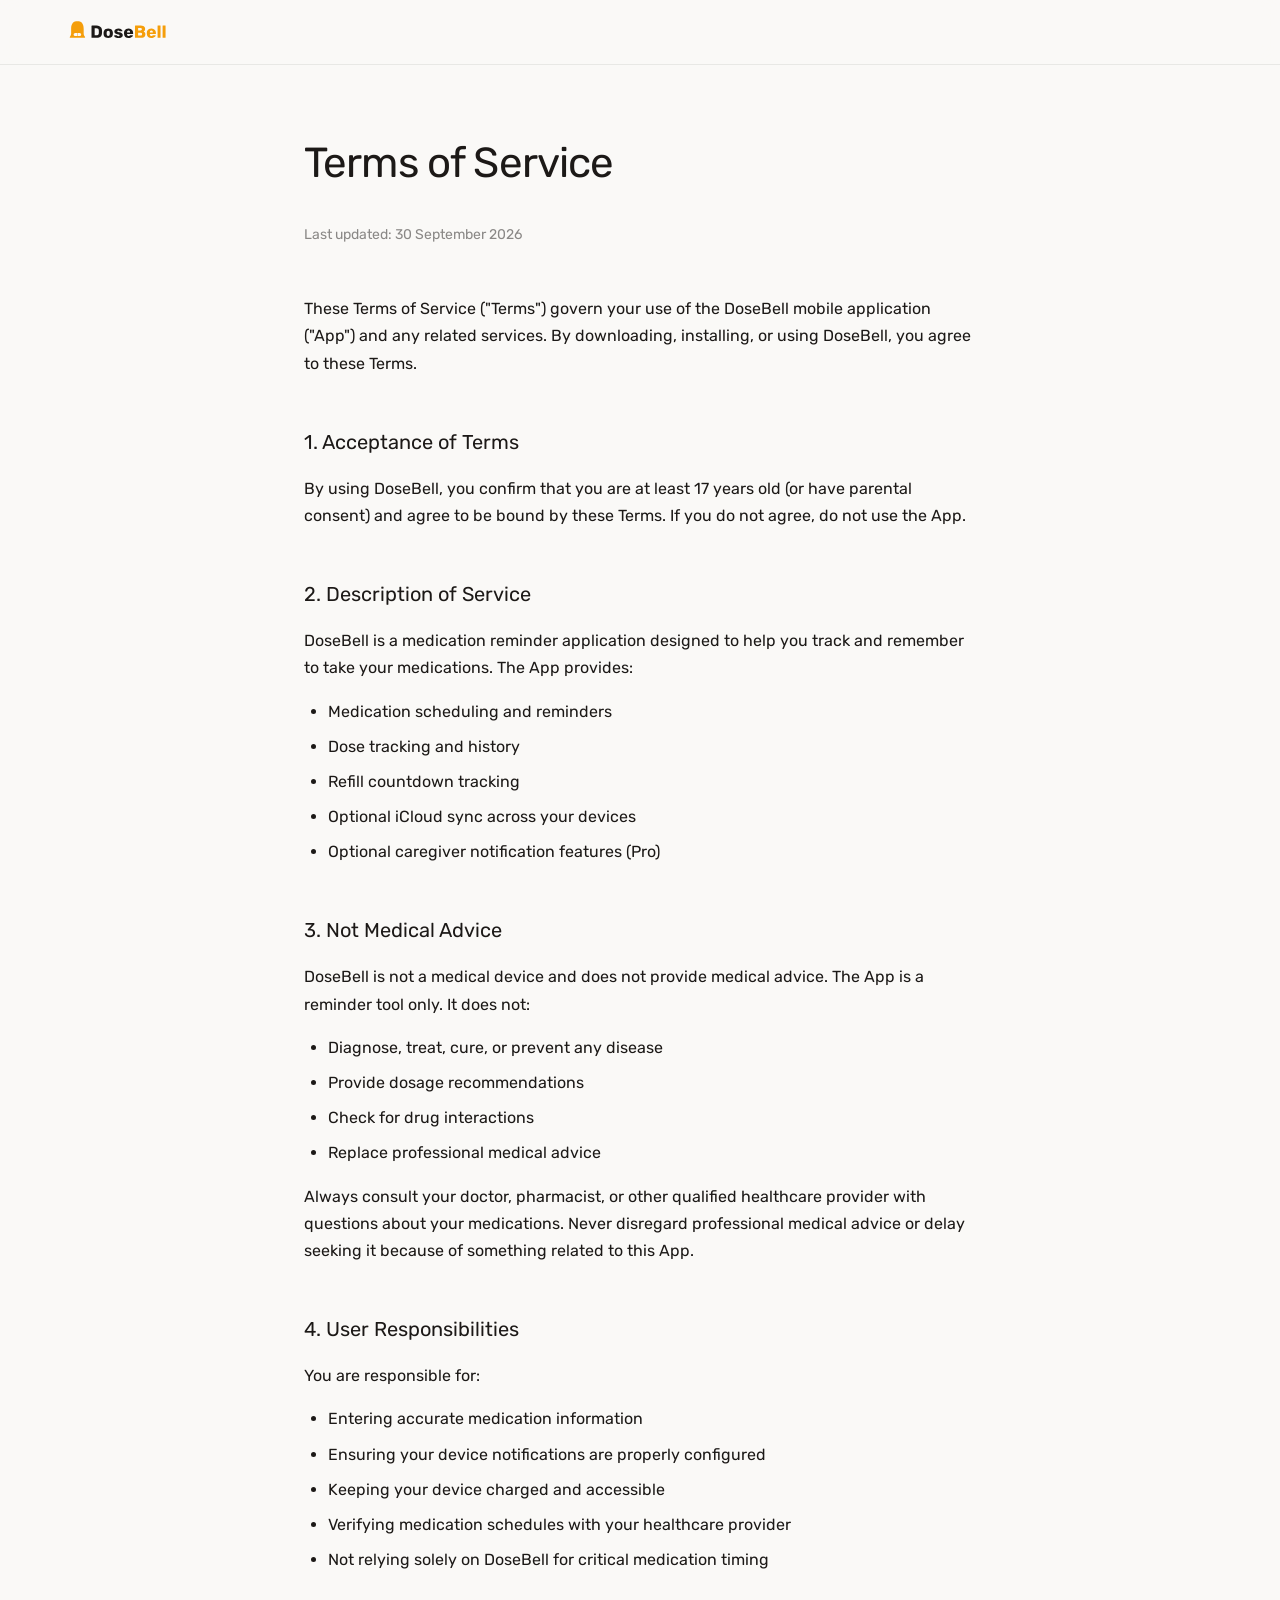
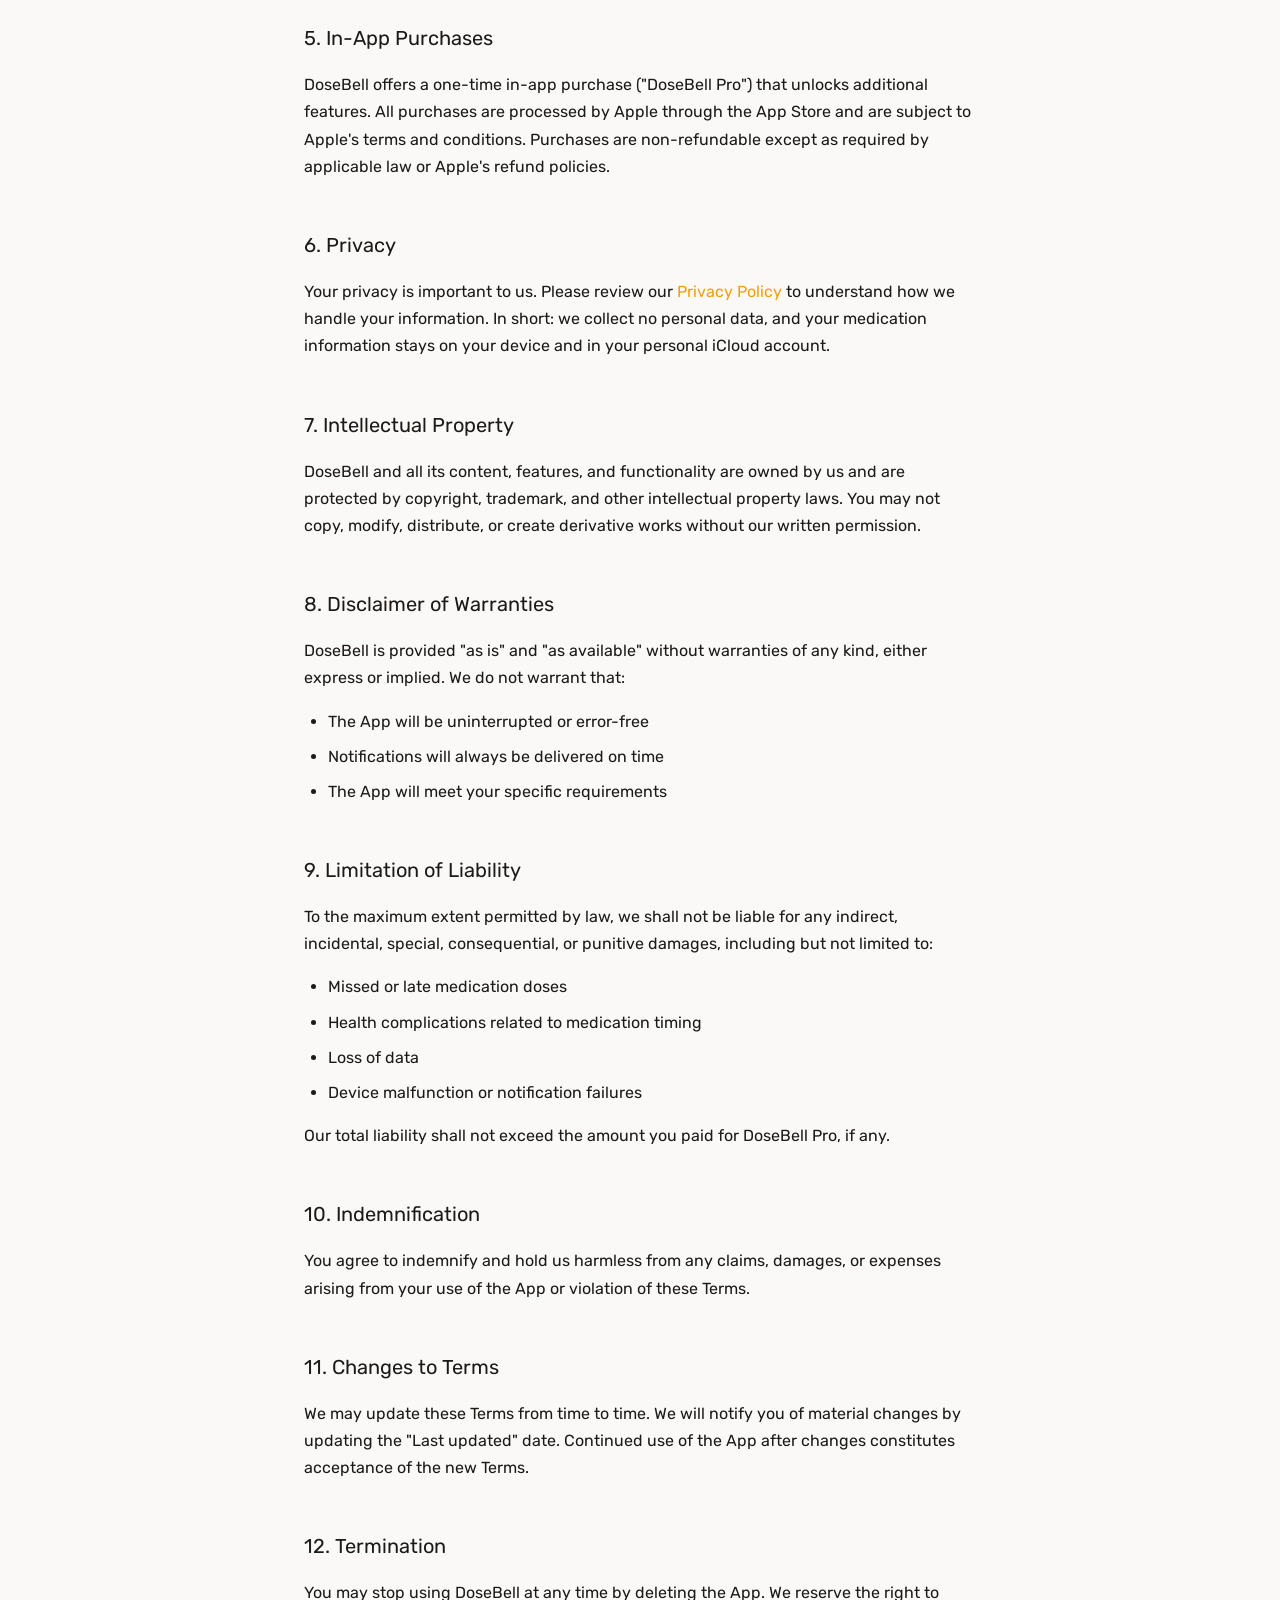
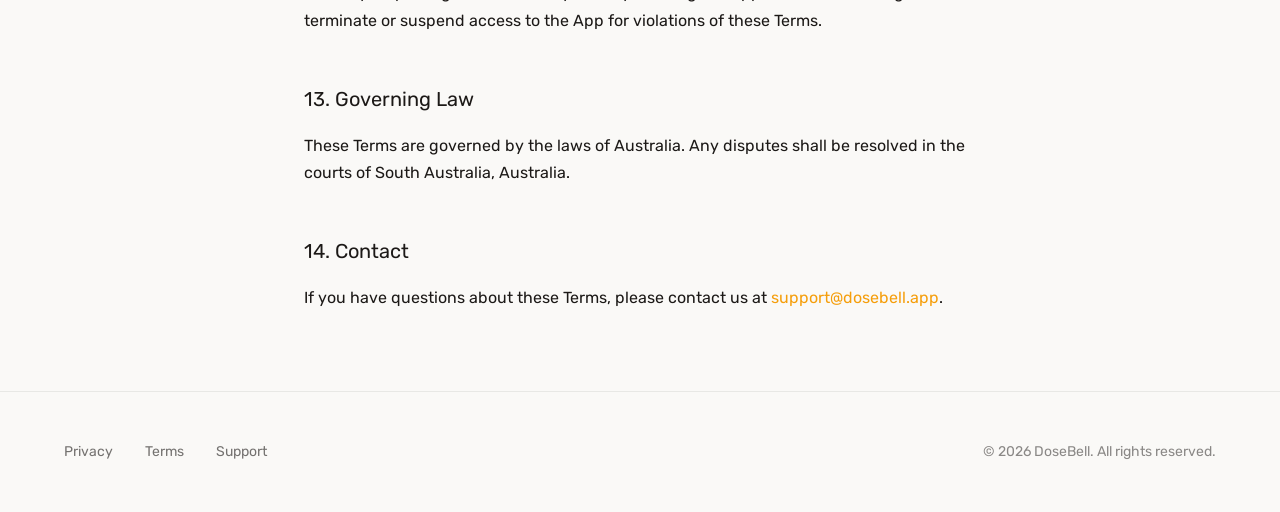
<file: terms/index.html>
<!DOCTYPE html>
<html lang="en">
<head>
    <meta charset="UTF-8">
    <meta name="viewport" content="width=device-width, initial-scale=1.0">
    <title>DoseBell Terms of Service</title>
    <meta name="description" content="Read the terms for DoseBell medication reminders, notification limitations and the optional one-time Pro purchase. Contact support@dosebell.app." />
    <meta name="robots" content="index, follow">
    <link rel="canonical" href="https://dosebell.app/terms/">

    <!-- Open Graph -->
    <meta property="og:title" content="DoseBell Terms of Service" />
    <meta property="og:description" content="Read the terms for DoseBell medication reminders, notification limitations and the optional one-time Pro purchase. Contact support@dosebell.app." />
    <meta property="og:type" content="website">
    <meta property="og:url" content="https://dosebell.app/terms/">

    <!-- Favicons -->
    <link rel="icon" type="image/x-icon" href="/images/favicon.ico">
    <link rel="icon" type="image/png" sizes="32x32" href="/images/favicon-32.png">
    <link rel="icon" type="image/png" sizes="16x16" href="/images/favicon-16.png">
    <link rel="apple-touch-icon" sizes="180x180" href="/images/apple-touch-icon.png">
    <meta name="theme-color" content="#F59E0B">

    <style>
        @font-face {
            font-family: 'Rubik';
            src: url('/fonts/Rubik-VariableFont_wght.woff2') format('woff2');
            font-weight: 300 900;
            font-style: normal;
            font-display: swap;
        }

        :root {
            --amber: #F59E0B;
            --amber-light: #FEF3C7;
            --amber-900: #412402;
            --ink: #1C1917;
            --paper: #FAF9F7;
            --paper-dark: #F5F4F2;
            --font-family: 'Rubik', -apple-system, BlinkMacSystemFont, 'Segoe UI', sans-serif;
            --space-sm: 8px;
            --space-md: 16px;
            --space-lg: 24px;
            --space-xl: 32px;
            --space-2xl: 48px;
            --space-3xl: 64px;
            --radius-md: 12px;
        }

        *, *::before, *::after {
            box-sizing: border-box;
            margin: 0;
            padding: 0;
        }

        html {
            scroll-behavior: smooth;
        }

        body {
            font-family: var(--font-family);
            font-weight: 400;
            font-size: 16px;
            line-height: 1.7;
            color: var(--ink);
            background-color: var(--paper);
            -webkit-font-smoothing: antialiased;
        }

        a {
            color: var(--amber);
            text-decoration: none;
        }

        a:hover {
            text-decoration: underline;
        }

        .container {
            max-width: 720px;
            margin: 0 auto;
            padding: 0 var(--space-lg);
        }

        /* Navigation */
        nav {
            position: fixed;
            top: 0;
            left: 0;
            right: 0;
            z-index: 100;
            background: rgba(250, 249, 247, 0.9);
            backdrop-filter: blur(12px);
            border-bottom: 1px solid rgba(28, 25, 23, 0.08);
        }

        .nav-inner {
            display: flex;
            align-items: center;
            justify-content: space-between;
            height: 64px;
            max-width: 1200px;
            margin: 0 auto;
            padding: 0 var(--space-lg);
        }

        .logo {
            display: flex;
            align-items: center;
        }

        .logo img {
            height: 32px;
            width: auto;
        }

        /* Content */
        .content {
            padding: calc(64px + var(--space-3xl)) 0 var(--space-3xl);
        }

        h1 {
            font-size: clamp(32px, 5vw, 42px);
            font-weight: 700;
            margin-bottom: var(--space-lg);
            letter-spacing: -0.02em;
        }

        h2 {
            font-size: 20px;
            font-weight: 600;
            margin-top: var(--space-2xl);
            margin-bottom: var(--space-md);
        }

        p {
            margin-bottom: var(--space-md);
        }

        ul {
            margin-bottom: var(--space-md);
            padding-left: var(--space-lg);
        }

        li {
            margin-bottom: var(--space-sm);
        }

        .last-updated {
            color: var(--ink);
            opacity: 0.5;
            font-size: 14px;
            margin-bottom: var(--space-2xl);
        }

        /* Footer */
        footer {
            padding: var(--space-2xl) 0;
            border-top: 1px solid rgba(28, 25, 23, 0.08);
        }

        .footer-inner {
            display: flex;
            align-items: center;
            justify-content: space-between;
            flex-wrap: wrap;
            gap: var(--space-lg);
            max-width: 1200px;
            margin: 0 auto;
            padding: 0 var(--space-lg);
        }

        .footer-links {
            display: flex;
            gap: var(--space-xl);
        }

        .footer-links a {
            font-size: 14px;
            color: var(--ink);
            opacity: 0.6;
        }

        .footer-links a:hover {
            opacity: 1;
            text-decoration: none;
        }

        .footer-copyright {
            font-size: 14px;
            color: var(--ink);
            opacity: 0.5;
        }

        @media (max-width: 600px) {
            .footer-inner {
                flex-direction: column;
                text-align: center;
            }
        }
    </style>
    <meta property="og:site_name" content="DoseBell" />
    <meta property="og:locale" content="en_AU" />
    <meta property="og:image" content="https://dosebell.app/images/og-image.png" />
    <meta property="og:image:width" content="1200" />
    <meta property="og:image:height" content="630" />
    <meta property="og:image:alt" content="DoseBell — medication reminders and dose tracking" />
    <meta name="twitter:card" content="summary_large_image" />
    <meta name="twitter:title" content="DoseBell Terms of Service" />
    <meta name="twitter:description" content="Read the terms for DoseBell medication reminders, notification limitations and the optional one-time Pro purchase. Contact support@dosebell.app." />
    <meta name="twitter:image" content="https://dosebell.app/images/og-image.png" />
    <meta name="twitter:image:alt" content="DoseBell — medication reminders and dose tracking" />
</head>
<body>
    <nav>
        <div class="nav-inner">
            <a href="/" class="logo">
                <img src="/images/logo.svg" alt="DoseBell">
            </a>
        </div>
    </nav>

    <main class="content">
        <div class="container">
            <h1>Terms of Service</h1>
            <p class="last-updated">Last updated: 30 September 2026</p>

            <p>These Terms of Service ("Terms") govern your use of the DoseBell mobile application ("App") and any related services. By downloading, installing, or using DoseBell, you agree to these Terms.</p>

            <h2>1. Acceptance of Terms</h2>
            <p>By using DoseBell, you confirm that you are at least 17 years old (or have parental consent) and agree to be bound by these Terms. If you do not agree, do not use the App.</p>

            <h2>2. Description of Service</h2>
            <p>DoseBell is a medication reminder application designed to help you track and remember to take your medications. The App provides:</p>
            <ul>
                <li>Medication scheduling and reminders</li>
                <li>Dose tracking and history</li>
                <li>Refill countdown tracking</li>
                <li>Optional iCloud sync across your devices</li>
                <li>Optional caregiver notification features (Pro)</li>
            </ul>

            <h2>3. Not Medical Advice</h2>
            <p><strong>DoseBell is not a medical device and does not provide medical advice.</strong> The App is a reminder tool only. It does not:</p>
            <ul>
                <li>Diagnose, treat, cure, or prevent any disease</li>
                <li>Provide dosage recommendations</li>
                <li>Check for drug interactions</li>
                <li>Replace professional medical advice</li>
            </ul>
            <p>Always consult your doctor, pharmacist, or other qualified healthcare provider with questions about your medications. Never disregard professional medical advice or delay seeking it because of something related to this App.</p>

            <h2>4. User Responsibilities</h2>
            <p>You are responsible for:</p>
            <ul>
                <li>Entering accurate medication information</li>
                <li>Ensuring your device notifications are properly configured</li>
                <li>Keeping your device charged and accessible</li>
                <li>Verifying medication schedules with your healthcare provider</li>
                <li>Not relying solely on DoseBell for critical medication timing</li>
            </ul>

            <h2>5. In-App Purchases</h2>
            <p>DoseBell offers a one-time in-app purchase ("DoseBell Pro") that unlocks additional features. All purchases are processed by Apple through the App Store and are subject to Apple's terms and conditions. Purchases are non-refundable except as required by applicable law or Apple's refund policies.</p>

            <h2>6. Privacy</h2>
            <p>Your privacy is important to us. Please review our <a href="/privacy/">Privacy Policy</a> to understand how we handle your information. In short: we collect no personal data, and your medication information stays on your device and in your personal iCloud account.</p>

            <h2>7. Intellectual Property</h2>
            <p>DoseBell and all its content, features, and functionality are owned by us and are protected by copyright, trademark, and other intellectual property laws. You may not copy, modify, distribute, or create derivative works without our written permission.</p>

            <h2>8. Disclaimer of Warranties</h2>
            <p>DoseBell is provided "as is" and "as available" without warranties of any kind, either express or implied. We do not warrant that:</p>
            <ul>
                <li>The App will be uninterrupted or error-free</li>
                <li>Notifications will always be delivered on time</li>
                <li>The App will meet your specific requirements</li>
            </ul>

            <h2>9. Limitation of Liability</h2>
            <p>To the maximum extent permitted by law, we shall not be liable for any indirect, incidental, special, consequential, or punitive damages, including but not limited to:</p>
            <ul>
                <li>Missed or late medication doses</li>
                <li>Health complications related to medication timing</li>
                <li>Loss of data</li>
                <li>Device malfunction or notification failures</li>
            </ul>
            <p>Our total liability shall not exceed the amount you paid for DoseBell Pro, if any.</p>

            <h2>10. Indemnification</h2>
            <p>You agree to indemnify and hold us harmless from any claims, damages, or expenses arising from your use of the App or violation of these Terms.</p>

            <h2>11. Changes to Terms</h2>
            <p>We may update these Terms from time to time. We will notify you of material changes by updating the "Last updated" date. Continued use of the App after changes constitutes acceptance of the new Terms.</p>

            <h2>12. Termination</h2>
            <p>You may stop using DoseBell at any time by deleting the App. We reserve the right to terminate or suspend access to the App for violations of these Terms.</p>

            <h2>13. Governing Law</h2>
            <p>These Terms are governed by the laws of Australia. Any disputes shall be resolved in the courts of South Australia, Australia.</p>

            <h2>14. Contact</h2>
            <p>If you have questions about these Terms, please contact us at <a href="mailto:support@dosebell.app">support@dosebell.app</a>.</p>
        </div>
    </main>

    <footer>
        <div class="footer-inner">
            <div class="footer-links">
                <a href="/privacy/">Privacy</a>
                <a href="/terms/">Terms</a>
                <a href="/support/">Support</a>
            </div>
            <div class="footer-copyright">
                © 2026 DoseBell. All rights reserved.
            </div>
        </div>
    </footer>
</body>
</html>
</file>
<file: styles.css>
@font-face {
  font-family: Rubik;
  src: url("/fonts/Rubik-VariableFont_wght.woff2") format("woff2");
  font-weight: 300 900;
  font-display: swap;
}
:root {
  --paper: #faf9f7;
  --ink: #1c1917;
  --muted: #625d57;
  --line: #e4e0da;
  --amber: #f59e0b;
  --amber-ink: #63320a;
  --green: #42681a;
  --radius: 28px;
}
* {
  box-sizing: border-box;
}
html {
  scroll-behavior: smooth;
  scroll-padding-top: 32px;
}
body {
  margin: 0;
  background: var(--paper);
  color: var(--ink);
  font:
    400 16px/1.6 Rubik,
    system-ui,
    sans-serif;
}
a {
  color: inherit;
  text-decoration: none;
}
button {
  font: inherit;
  cursor: pointer;
}
img {
  max-width: 100%;
}
button,
a,
summary {
  -webkit-tap-highlight-color: transparent;
}
a:focus-visible,
button:focus-visible,
summary:focus-visible {
  outline: 3px solid #7351a9;
  outline-offset: 5px;
}
::selection {
  background: #f8d897;
}
.wrap {
  width: min(1180px, calc(100% - 80px));
  margin-inline: auto;
}
.skip {
  position: absolute;
  top: -70px;
  left: 20px;
  background: var(--ink);
  color: white;
  padding: 12px;
  z-index: 20;
}
.skip:focus {
  top: 10px;
}
.site-header {
  display: flex;
  align-items: center;
  justify-content: space-between;
  gap: 25px;
  min-height: 108px;
}
.brand {
  display: flex;
  align-items: center;
  gap: 10px;
  font-size: 27px;
  font-weight: 700;
  letter-spacing: -1px;
}
.brand img {
  border-radius: 10px;
}
.brand-dot {
  color: #b06600;
}
.site-header nav,
footer nav {
  display: flex;
  gap: 28px;
  font-size: 13px;
}
.site-header nav a:hover,
footer a:hover {
  text-decoration: underline;
  text-underline-offset: 5px;
}
.app-store-badge {
  display: inline-block;
  padding: 15px;
}
.app-store-badge img {
  display: block;
  width: auto;
  height: 60px;
}
.button {
  min-height: 52px;
  display: inline-flex;
  align-items: center;
  justify-content: space-between;
  gap: 26px;
  padding: 14px 22px;
  border: 1px solid transparent;
  border-radius: 12px;
  font-weight: 500;
  font-size: 14px;
  transition:
    transform 0.18s,
    box-shadow 0.18s;
}
.button:hover {
  transform: translateY(-2px);
  box-shadow: 0 5px 20px #1c191712;
}
.small {
  min-height: 44px;
  padding: 10px 17px;
  font-size: 12px;
}
.outline {
  border-color: var(--line);
  background: transparent;
}
.primary {
  background: var(--amber);
  color: var(--amber-ink);
}
.dark {
  background: var(--ink);
  color: var(--paper);
}
.hero {
  display: grid;
  grid-template-columns: 1.05fr 1fr;
  align-items: center;
  gap: 60px;
  padding-top: 64px;
  padding-bottom: 90px;
  min-height: 800px;
}
.eyebrow {
  text-transform: uppercase;
  font-size: 11px;
  letter-spacing: 2px;
  font-weight: 500;
  display: block;
}
.hero .eyebrow {
  display: flex;
  align-items: center;
  gap: 10px;
}
.status-dot {
  height: 7px;
  width: 7px;
  background: var(--green);
  border-radius: 50%;
}
h1,
h2,
h3,
p {
  margin: 0;
}
h1 {
  font-size: clamp(58px, 6.9vw, 90px);
  font-weight: 500;
  line-height: 1.08;
  letter-spacing: -5px;
  margin: 26px 0 30px;
}
.underline {
  position: relative;
  white-space: nowrap;
}
.underline:after {
  content: "";
  position: absolute;
  height: 8px;
  left: 0;
  right: -5px;
  bottom: 2px;
  background: var(--amber);
  border-radius: 90% 30%;
  z-index: -1;
  transform: rotate(-3deg);
}
.lead {
  font-size: 20px;
  line-height: 1.65;
  font-weight: 400;
  color: #57524e;
}
.intro {
  margin: 18px 0 28px;
  color: var(--muted);
  font-size: 14px;
}
.hero-notes {
  display: flex;
  flex-direction: column;
  gap: 3px;
  margin-top: 18px;
  font-size: 11px;
  color: var(--muted);
}
.product-scene {
  position: relative;
  display: flex;
  flex-direction: column;
  align-items: center;
  isolation: isolate;
}
.orbit {
  position: absolute;
  z-index: -1;
  border: 1px solid #e2d9c8;
  border-radius: 50%;
  width: 520px;
  height: 520px;
  top: 70px;
  left: 50%;
  transform: translateX(-50%);
}
.orbit-two {
  width: 620px;
  height: 620px;
  top: 20px;
  border-style: dashed;
  opacity: 0.45;
}
.product-scene:before {
  content: "";
  position: absolute;
  z-index: -2;
  background: #f1e9d9;
  border-radius: 50%;
  width: 430px;
  height: 430px;
  top: 115px;
}
.phone {
  width: 318px;
  background: #f1f0ed;
  border: 7px solid #26231f;
  border-radius: 44px;
  padding: 12px 13px 0;
  box-shadow:
    15px 28px 60px #39302325,
    inset 0 0 0 2px #b8b1a6;
  transform: rotate(3deg);
}
.phone-top {
  display: flex;
  align-items: center;
  justify-content: space-between;
  padding: 0 12px;
  height: 26px;
  font-size: 10px;
  font-weight: 500;
}
.island {
  background: #24211e;
  width: 86px;
  height: 23px;
  border-radius: 20px;
}
.phone-content {
  padding: 14px 7px 6px;
}
.app-nav {
  display: flex;
  justify-content: space-between;
  font-size: 12px;
  align-items: center;
  margin-bottom: 14px;
}
.app-date {
  font-size: 8px;
  color: var(--muted);
  margin-bottom: 7px;
}
.phone h2 {
  font-size: 24px;
  letter-spacing: -1px;
  line-height: 1.2;
  font-weight: 500;
}
.app-progress {
  display: flex;
  justify-content: space-between;
  margin: 16px 0 10px;
  font-size: 9px;
  color: var(--muted);
}
.dose-card {
  padding: 18px 16px;
  background: var(--paper);
  border-radius: 20px;
}
.dose-card .eyebrow {
  font-size: 7px;
  letter-spacing: 1.4px;
}
.dose-time {
  font-size: 38px;
  font-weight: 500;
  letter-spacing: -2px;
  margin: 5px 0 10px;
  font-variant-numeric: tabular-nums;
}
.dose-time span {
  font-size: 20px;
  letter-spacing: 0;
}
.dose-name {
  display: flex;
  gap: 10px;
  align-items: center;
  margin-bottom: 16px;
  font-size: 10px;
}
.dose-name small {
  display: block;
  font-size: 8px;
  color: var(--muted);
  margin-top: 3px;
}
.pill-symbol {
  height: 27px;
  width: 13px;
  border: 1.5px solid #71685c;
  border-radius: 12px;
  transform: rotate(35deg);
  background: linear-gradient(
    to bottom,
    transparent 45%,
    #71685c 46%,
    #71685c 53%,
    #eee5d7 54%
  );
}
.demo-take {
  font-size: 10px;
  min-height: 44px;
  padding: 10px;
  width: 100%;
  border-radius: 9px;
}
.demo-take:disabled {
  background: #dde7d2;
  color: #304e17;
  cursor: default;
}
.demo-actions {
  display: flex;
  justify-content: space-around;
  margin-top: 2px;
}
.demo-actions button {
  background: none;
  border: 0;
  font-size: 9px;
  color: #625c54;
  min-height: 44px;
}
.demo-actions button:disabled {
  opacity: 0.4;
  cursor: default;
}
.phone h3 {
  font-size: 11px;
  font-weight: 500;
  margin: 18px 0 8px;
}
.timeline-row {
  display: flex;
  align-items: center;
  gap: 8px;
  padding: 9px 0;
  border-bottom: 1px solid #e2ded7;
  font-size: 8px;
}
.timeline-row strong {
  font-weight: 500;
}
.timeline-row small {
  display: block;
  color: var(--muted);
  font-size: 7px;
}
.timeline-row time {
  margin-left: auto;
  font-variant-numeric: tabular-nums;
}
.taken-icon,
.later-icon {
  width: 20px;
  height: 20px;
  border-radius: 50%;
  display: grid;
  place-items: center;
  background: #e5eadf;
  color: #466724;
  font-size: 10px;
}
.later-icon {
  background: #e4e0da;
  color: #726958;
}
.app-tabs {
  display: flex;
  justify-content: space-around;
  margin-top: 14px;
  padding-bottom: 6px;
  font-size: 16px;
  color: #8a8379;
}
.app-tabs span {
  text-align: center;
}
.app-tabs small {
  display: block;
  font-size: 7px;
}
.app-tabs .active {
  color: var(--ink);
}
.floating-note {
  position: absolute;
  top: 88px;
  left: -38px;
  z-index: 2;
  background: white;
  border: 1px solid #ece7df;
  box-shadow: 0 6px 20px #4f42300c;
  padding: 14px 18px;
  display: flex;
  gap: 12px;
  align-items: center;
  border-radius: 16px;
  transform: rotate(-5deg);
  font-size: 10px;
  line-height: 1.6;
}
.note-icon {
  width: 27px;
  height: 27px;
  display: grid;
  place-items: center;
  background: #edf1e8;
  border-radius: 50%;
  color: var(--green);
}
.floating-note strong {
  font-weight: 500;
}
.preview-caption {
  margin-top: 25px;
  text-align: center;
  font-size: 10px;
  color: var(--muted);
  max-width: 320px;
  min-height: 55px;
}
.preview-caption button {
  display: block;
  margin: 0 auto;
  background: none;
  border: 0;
  text-decoration: underline;
  min-height: 44px;
  font-size: 10px;
  color: var(--muted);
}
.principles {
  border-block: 1px solid var(--line);
}
.principles .wrap {
  display: flex;
  align-items: center;
  justify-content: space-between;
  gap: 20px;
  min-height: 88px;
  font-size: 12px;
  font-weight: 500;
}
.principles span:before {
  content: "✳";
  margin-right: 12px;
  color: #8a8175;
}
.section {
  padding-block: 110px;
}
.section-heading {
  margin-bottom: 44px;
  max-width: 630px;
}
.section-heading h2,
.privacy-section h2,
.availability h2,
.faq-section h2 {
  font-size: clamp(32px, 4.3vw, 54px);
  letter-spacing: -2.2px;
  font-weight: 500;
  line-height: 1.16;
  margin: 18px 0 20px;
}
.section-heading p:not(.eyebrow) {
  color: var(--muted);
  max-width: 480px;
  font-size: 15px;
}
.features-grid {
  display: grid;
  grid-template-columns: 1fr 1fr;
  gap: 22px;
}
.feature-card {
  border: 1px solid var(--line);
  border-radius: var(--radius);
  padding: 36px;
  position: relative;
  overflow: hidden;
}
.feature-number {
  font-size: 10px;
  color: var(--muted);
  letter-spacing: 1.5px;
}
.feature-card h3 {
  font-size: 28px;
  letter-spacing: -1px;
  font-weight: 500;
  line-height: 1.25;
  margin: 22px 0 16px;
}
.feature-card p {
  color: var(--muted);
  font-size: 14px;
  max-width: 420px;
}
.reminder-feature {
  background: #f0eee8;
}
.schedule-feature {
  background: #efeee8;
}
.reminder-stack {
  margin: 28px 0 20px;
  display: grid;
  gap: 9px;
  max-width: 345px;
}
.reminder-stack > div {
  display: flex;
  align-items: center;
  gap: 12px;
  background: #faf9f7;
  border: 1px solid #e5e1d8;
  padding: 13px;
  border-radius: 15px;
  font-size: 11px;
}
.reminder-stack > div:nth-child(2) {
  margin-left: 25px;

}
.reminder-stack strong {
  font-weight: 500;
}
.reminder-stack strong small {
  display: block;
  font-size: 10px;
  font-weight: 400;
  color: var(--muted);
}
.reminder-stack > div > small {
  margin-left: auto;
  color: var(--muted);
  font-size: 9px;
}
.reminder-stack > div > span {
  background: #e9dfcb;
  padding: 6px;
  border-radius: 8px;
}
.feature-card .fine-print,
.fine-print {
  font-size: 11px;
  color: var(--muted);
  line-height: 1.6;
}
.week-grid {
  display: grid;
  grid-template-columns: repeat(7, 1fr);
  gap: 8px;
  text-align: center;
  max-width: 350px;
  margin: 38px 0 25px;
}
.week-grid span {
  font-size: 10px;
  color: var(--muted);
}
.week-grid b,
.week-grid i {
  font-style: normal;
  font-weight: 400;
  border: 1px solid #dbd8cf;
  border-radius: 10px;
  height: 38px;
  display: grid;
  place-items: center;
}
.week-grid b {
  background: #e1e8d9;
  color: var(--green);
  border-color: #cddbc0;
}
.tag {
  display: inline-flex;
  border: 1px solid #d9d4cb;
  border-radius: 50px;
  font-size: 10px;
  padding: 5px 11px;
  color: #675f55;
}
.feature-glyph {
  float: right;
  width: 55px;
  height: 55px;
  display: grid;
  place-items: center;
  border: 1px solid var(--line);
  border-radius: 15px;
  font-size: 28px;
  color: #857561;
}
.privacy-section {
  background: #24211f;
  color: var(--paper);
  padding: 85px 0;
}
.privacy-grid {
  display: grid;
  grid-template-columns: 0.9fr 1.1fr;
  align-items: center;
  gap: 80px;
}
.privacy-section .eyebrow {
  color: #c4b9a9;
}
.privacy-section .lead {
  color: #e0d8cd;
  font-size: 18px;
}
.privacy-section p:not(.eyebrow):not(.lead) {
  color: #b9b1a7;
  font-size: 14px;
  max-width: 440px;
  margin: 20px 0;
}
.text-link {
  display: inline-flex;
  min-height: 44px;
  align-items: center;
  gap: 20px;
  font-size: 13px;
  border-bottom: 1px solid currentColor;
}
.privacy-art {
  position: relative;
  display: flex;
  min-height: 320px;
  align-items: center;
  justify-content: center;
  isolation: isolate;
}
.privacy-orbit {
  position: absolute;
  border: 1px solid #54493a;
  border-radius: 50%;
  width: 300px;
  height: 300px;
  z-index: -1;
}
.lock-body {
  width: 105px;
  height: 100px;
  border: 2px solid #cbb58b;
  border-radius: 15px;
  position: relative;
  margin-top: 25px;
  display: grid;
  place-items: center;
  color: #cbb58b;
  font-size: 40px;
  transform: rotate(-9deg);
}
.lock-loop {
  position: absolute;
  border: 2px solid #cbb58b;
  border-bottom: 0;
  border-radius: 40px 40px 0 0;
  width: 65px;
  height: 58px;
  bottom: 100%;
  left: 18px;
}
.privacy-art small {
  position: absolute;
  bottom: 0;
  left: 15px;
  color: #ad9e86;
  font-size: 12px;
  transform: rotate(-9deg);
}
.centered {
  max-width: none;
  text-align: center;
}
.centered p:not(.eyebrow) {
  margin: auto;
  max-width: 570px;
}
.pricing-grid {
  display: grid;
  grid-template-columns: 1fr 1fr;
  gap: 24px;
  max-width: 980px;
  margin: 0 auto;
}
.price-card {
  padding: 36px;
  border: 1px solid var(--line);
  border-radius: var(--radius);
  display: flex;
  flex-direction: column;
}
.pro-card {
  background: #f1ece2;
  border-color: #e2d7c3;
}
.price-heading {
  display: flex;
  align-items: center;
  justify-content: space-between;
  gap: 10px;
}
.price-heading h3 {
  font-size: 21px;
  font-weight: 500;
  letter-spacing: -0.5px;
}
.price {
  font-size: 45px;
  line-height: 1.2;
  letter-spacing: -2px;
  margin: 30px 0 20px;
  font-weight: 500;
}
.price span {
  display: block;
  font-size: 12px;
  letter-spacing: 0;
  color: var(--muted);
  margin-top: 8px;
  font-weight: 400;
}
.price-card ul {
  padding: 0;
  list-style: none;
  margin: 10px 0 30px;
  font-size: 13px;
}
.price-card li {
  display: flex;
  gap: 10px;
  padding: 9px 0;
}
.price-card li:before {
  content: "✓";
  color: var(--green);
}
.price-card .text-link {
  margin-top: auto;
}
.price-card .fine-print {
  margin-top: -10px;
  margin-bottom: 20px;
}
.faq-section {
  border-top: 1px solid var(--line);
  display: grid;
  grid-template-columns: 0.8fr 1.2fr;
  gap: 80px;
  padding-top: 65px;
}
.faq-list details {
  border-bottom: 1px solid var(--line);
  padding: 21px 0;
}
.faq-list summary {
  font-size: 15px;
  font-weight: 500;
  cursor: pointer;
  min-height: 44px;
  display: flex;
  align-items: center;
  justify-content: space-between;
  gap: 16px;
  list-style: none;
}
.faq-list summary::-webkit-details-marker {
  display: none;
}
.faq-list summary:after {
  content: "+";
  font-size: 23px;
  font-weight: 400;
}
.faq-list details[open] summary:after {
  content: "−";
}
.faq-list p {
  font-size: 14px;
  color: var(--muted);
  padding: 8px 0 4px;
}
.availability {
  text-align: center;
  background: #eee9df;
  border-radius: 32px;
  padding: 65px 25px;
  margin-bottom: 75px;
}
.availability p:not(.eyebrow) {
  color: var(--muted);
  font-size: 15px;
  margin-bottom: 25px;
}
.availability small {
  display: block;
  color: var(--muted);
  font-size: 11px;
  margin-top: 18px;
}
footer {
  display: flex;
  align-items: center;
  gap: 30px;
  border-top: 1px solid var(--line);
  min-height: 125px;
  padding-block: 25px;
}
footer p,
footer small {
  font-size: 11px;
  color: var(--muted);
}
footer nav {
  margin-left: auto;
  gap: 22px;
  font-size: 11px;
}
footer .brand {
  font-size: 22px;
  gap: 0;
}
@media (min-width: 1500px) {
  .hero {
    min-height: 850px;
  }
}
@media (max-width: 1000px) {
  .wrap {
    width: calc(100% - 48px);
  }
  .site-header nav {
    gap: 14px;
    font-size: 11px;
  }
  .hero {
    gap: 25px;
  }
  .floating-note {
    left: -12px;
    top: 50px;
  }
  .orbit {
    width: 400px;
    height: 400px;
  }
  .orbit-two {
    width: 440px;
    height: 440px;
    top: 50px;
  }
  .product-scene:before {
    width: 360px;
    height: 360px;
  }
  .hero h1 {
    letter-spacing: -3px;
  }
  .lead {
    font-size: 17px;
  }
  .privacy-grid {
    gap: 40px;
  }
  .feature-card {
    padding: 28px;
  }
  .price-card {
    padding: 28px;
  }
  .price-heading {
    align-items: flex-start;
    flex-direction: column;
  }
  .faq-section {
    gap: 35px;
  }
  .principles .wrap {
    font-size: 10px;
  }
  .principles span:before {
    margin-right: 6px;
  }
  footer {
    gap: 20px;
  }
  footer p {
    display: none;
  }
}
@media (max-width: 720px) {
  .wrap {
    width: calc(100% - 40px);
  }
  .site-header {
    min-height: 88px;
    gap: 12px;
  }
  .site-header nav {
    display: none;
  }
  .site-header .small {
    font-size: 10px;
    padding: 9px 11px;
    gap: 8px;
  }
  .brand {
    font-size: 23px;
  }
  .brand img {
    width: 30px;
    height: 30px;
  }
  .hero {
    grid-template-columns: 1fr;
    padding-top: 40px;
    padding-bottom: 45px;
    gap: 48px;
    text-align: center;
    overflow: hidden;
  }
  .hero .eyebrow {
    justify-content: center;
    font-size: 9px;
  }
  .hero h1 {
    font-size: 64px;
    letter-spacing: -4px;
    margin-top: 22px;
  }
  .hero .lead {
    font-size: 17px;
  }
  .hero-notes {
    font-size: 10px;
  }
  .phone {
    text-align: left;
    transform: rotate(2deg);
    width: 310px;
  }
  .phone .eyebrow {
    justify-content: flex-start;
    font-size: 7px;
  }
  .product-scene {
    padding-top: 15px;
  }
  .floating-note {
    left: 0;
    top: 60px;
    font-size: 8px;
    padding: 10px;
    gap: 8px;
  }
  .orbit {
    max-width: 110vw;
  }
  .orbit-two {
    max-width: 120vw;
  }
  .principles .wrap {
    display: grid;
    grid-template-columns: 1fr 1fr;
    gap: 16px;
    padding-block: 24px;
  }
  .section {
    padding-block: 65px;
  }
  .section-heading h2,
  .privacy-section h2,
  .availability h2,
  .faq-section h2 {
    font-size: 38px;
    letter-spacing: -1.7px;
  }
  .features-grid,
  .pricing-grid,
  .privacy-grid,
  .faq-section {
    grid-template-columns: 1fr;
  }
  .feature-card {
    padding: 28px;
  }
  .feature-card h3 {
    font-size: 25px;
  }
  .privacy-section {
    padding: 55px 0;
  }
  .privacy-grid {
    gap: 25px;
  }
  .privacy-art {
    min-height: 245px;
    order: 2;
  }
  .privacy-orbit {
    width: 220px;
    height: 220px;
  }
  .privacy-art small {
    left: 25px;
  }
  .price-card {
    padding: 28px;
  }
  .price-heading {
    flex-direction: row;
    align-items: center;
  }
  .price {
    font-size: 40px;
  }
  .faq-section {
    gap: 20px;
  }
  .availability {
    border-radius: 24px;
    padding: 48px 22px;
    margin-bottom: 45px;
  }
  footer {
    flex-wrap: wrap;
    gap: 15px;
    min-height: 145px;
  }
  footer nav {
    gap: 18px;
  }
  footer small {
    width: 100%;
  }
  .preview-caption {
    max-width: 280px;
  }
  .app-tabs {
    padding-bottom: 4px;
  }
}
@media (prefers-reduced-motion: reduce) {
  html {
    scroll-behavior: auto;
  }
  * {
    transition: none !important;
    animation: none !important;
  }
}
</file>
